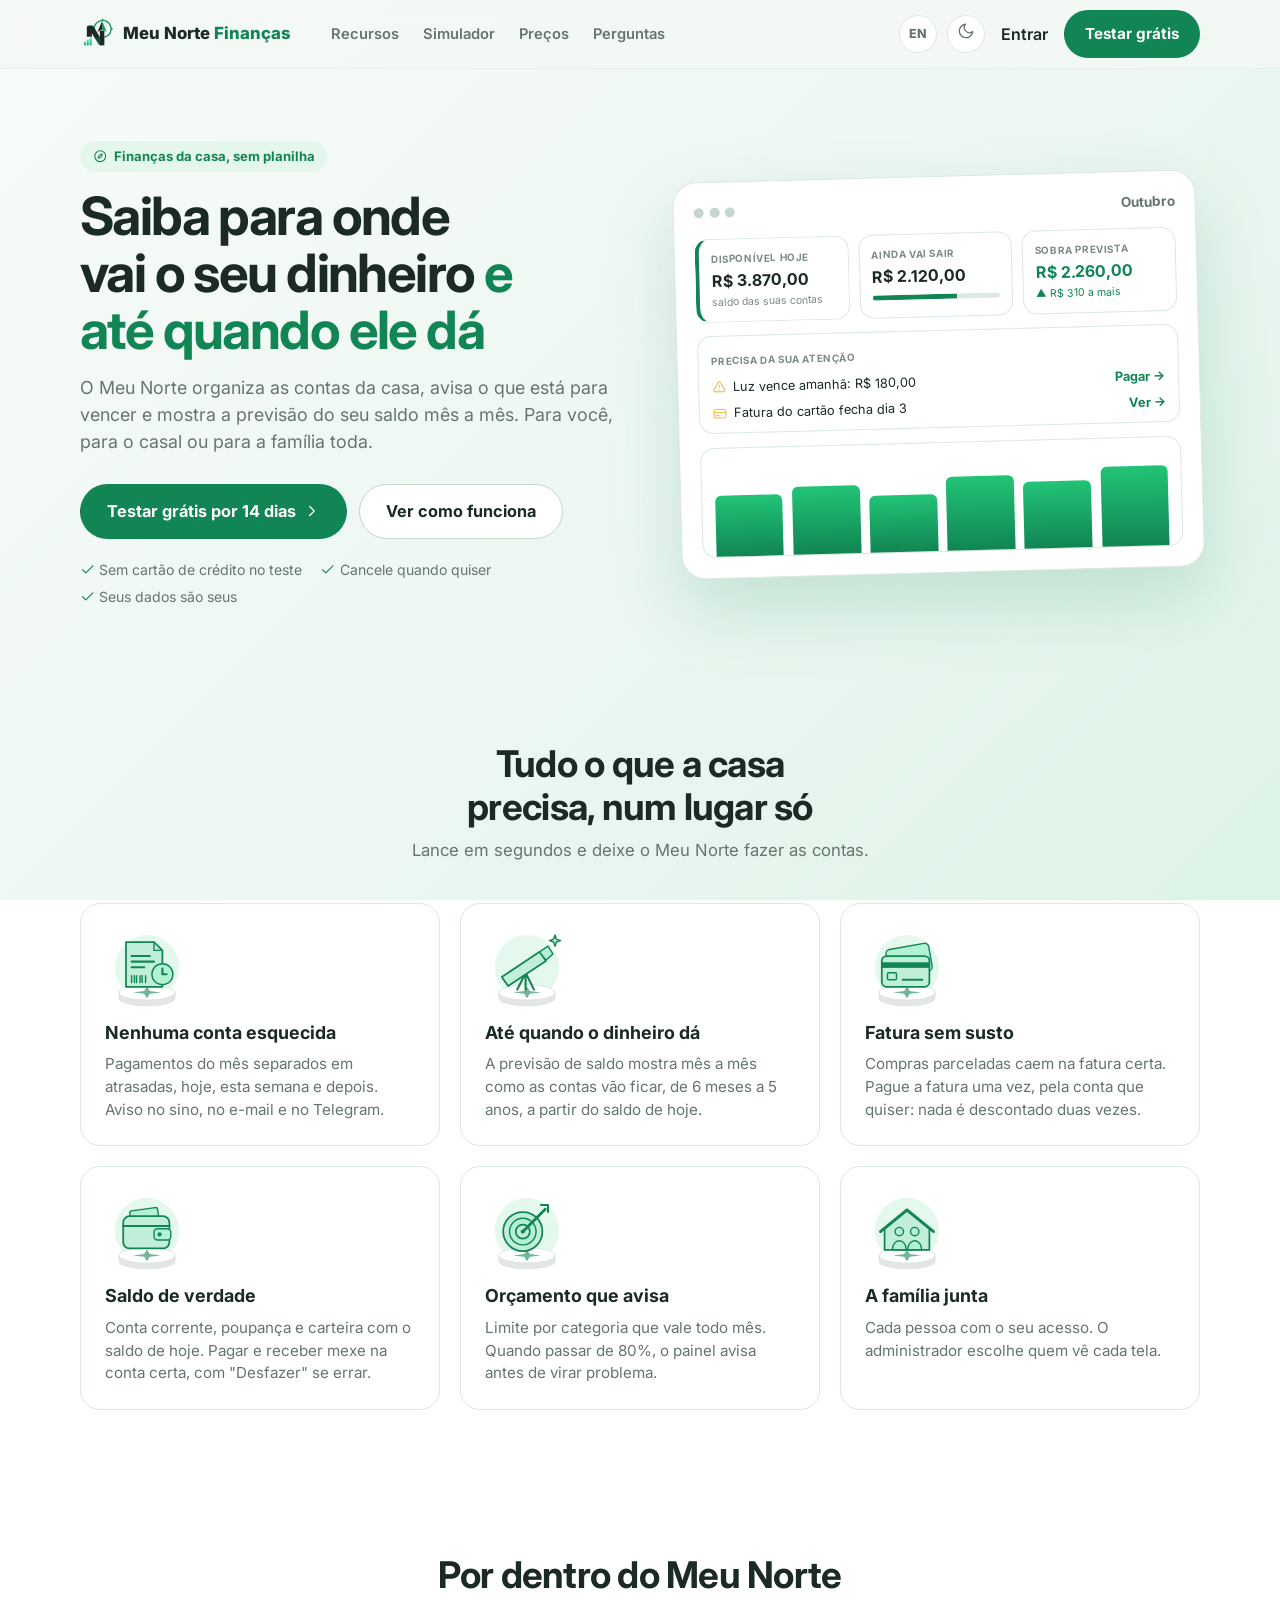
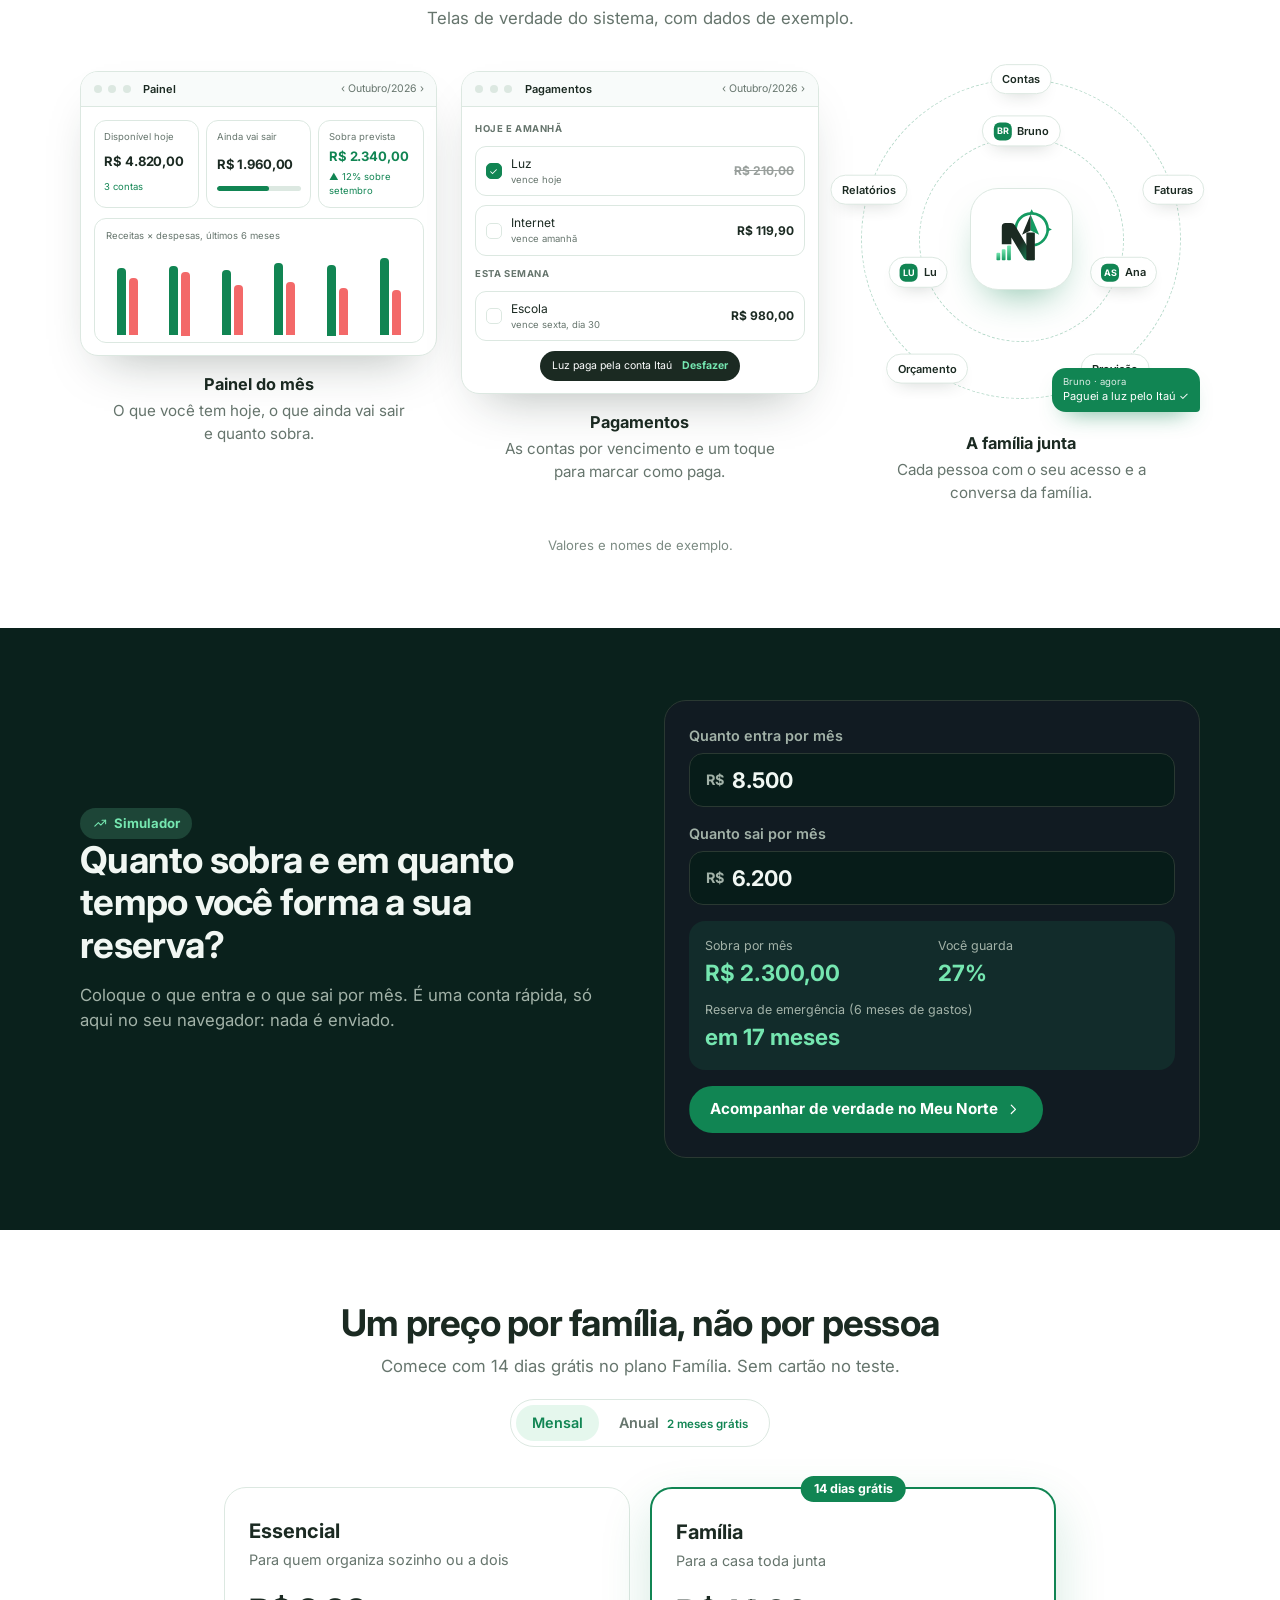
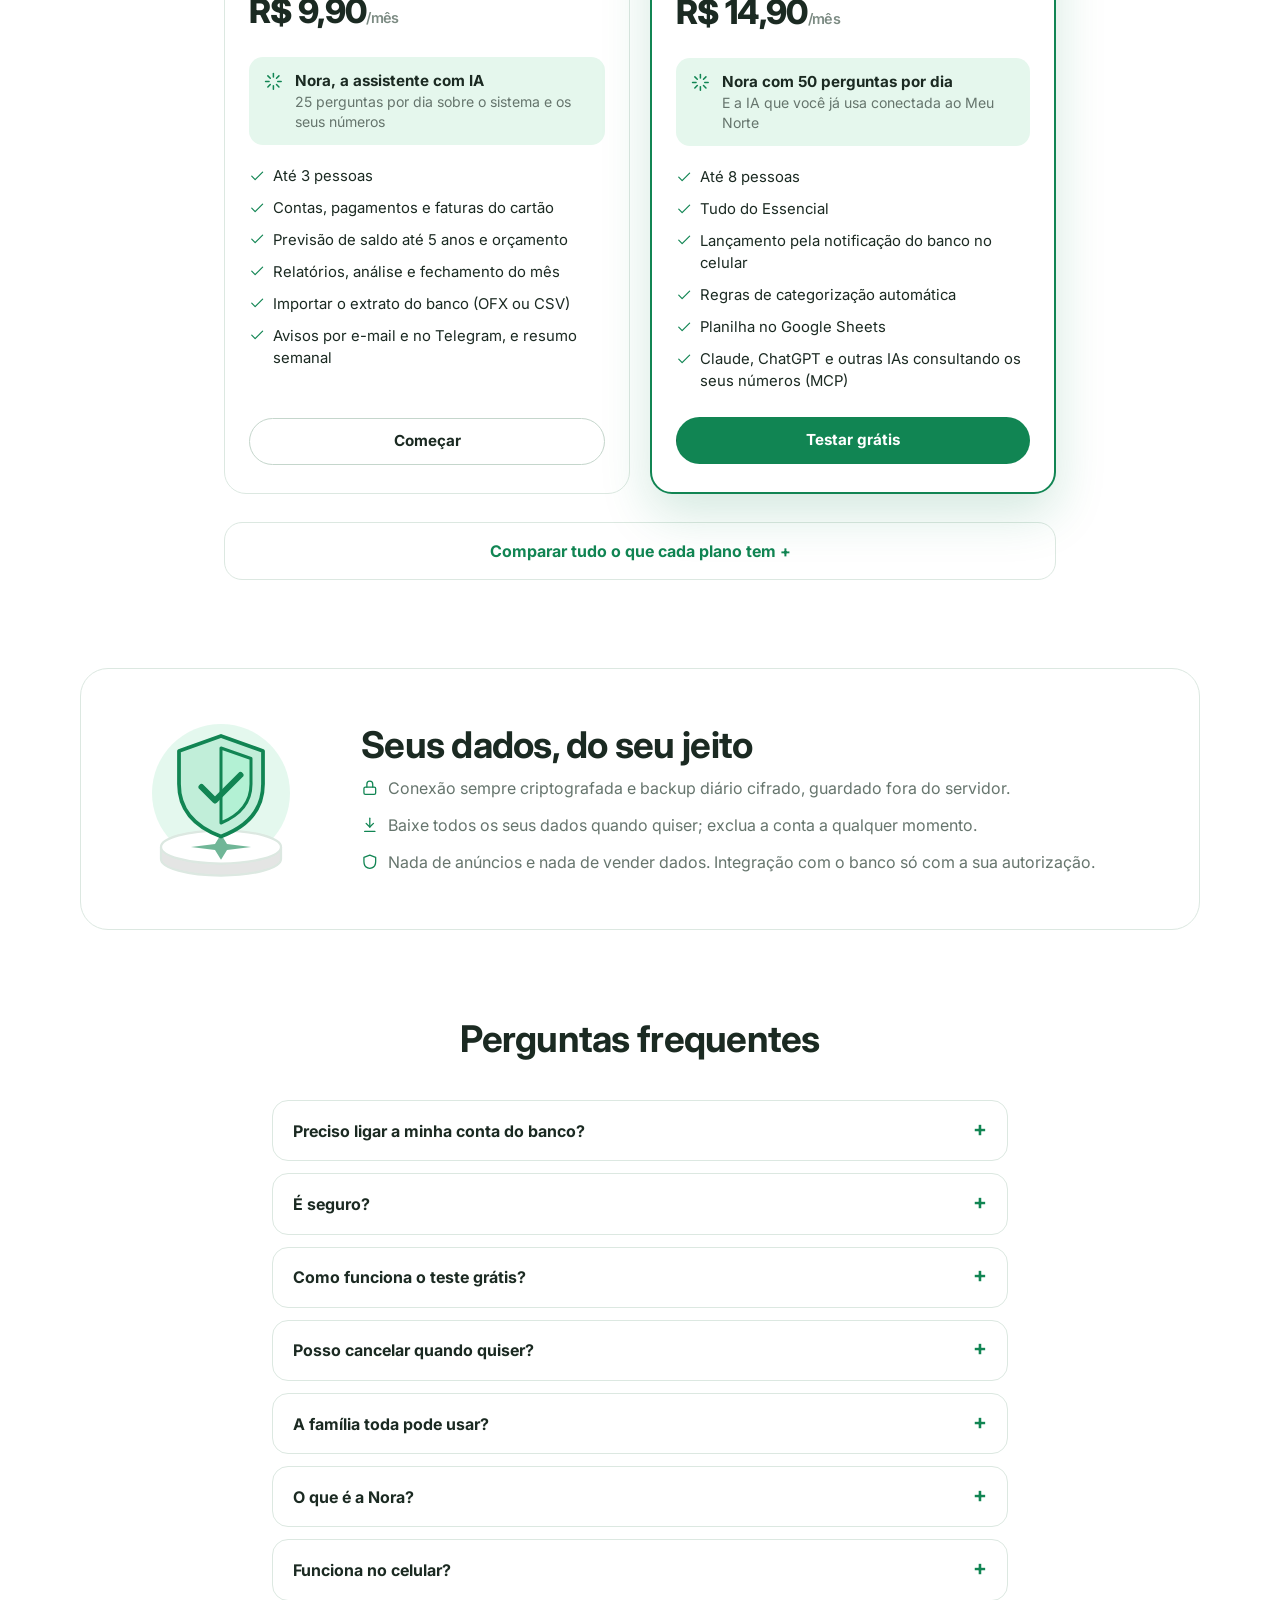
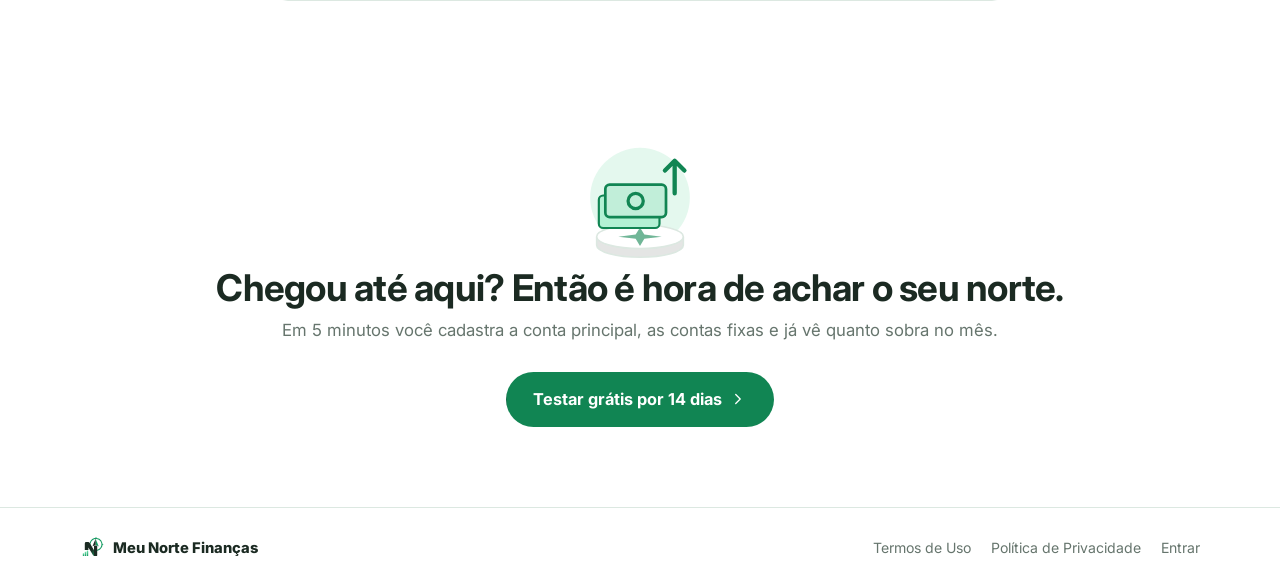
<file: index.html>
<!DOCTYPE html>
<html lang="pt-BR">
<head>
  <meta charset="UTF-8">
  <meta name="viewport" content="width=device-width, initial-scale=1.0, viewport-fit=cover">
  <title>Meu Norte Finanças — as contas da casa em ordem</title>
  <meta name="description" content="Organize as contas da casa, saiba o que vence e veja até quando o dinheiro dá. Para você, o casal ou a família toda. Teste grátis por 14 dias.">
  <link rel="canonical" href="https://meunortefinancas.com.br/">
  <link rel="alternate" hreflang="pt-BR" href="https://meunortefinancas.com.br/">
  <link rel="alternate" hreflang="en" href="https://meunortefinancas.com.br/en/">
  <meta property="og:type" content="website">
  <meta property="og:title" content="Meu Norte Finanças — as contas da casa em ordem">
  <meta property="og:description" content="Contas, vencimentos, faturas e a previsão do seu saldo num lugar só. Teste grátis por 14 dias.">
  <meta property="og:url" content="https://meunortefinancas.com.br/">
  <meta property="og:locale" content="pt_BR">
  <meta name="theme-color" content="#159B62">
  <link rel="icon" href="marca/favicon-32.png" type="image/png" sizes="32x32">
  <link rel="icon" href="marca/favicon.svg" type="image/svg+xml">
  <script src="tema.js"></script>
  <link rel="preconnect" href="https://fonts.googleapis.com">
  <link rel="preconnect" href="https://fonts.gstatic.com" crossorigin>
  <link href="https://fonts.googleapis.com/css2?family=Inter:wght@400;500;600;700;800&display=swap" rel="stylesheet">
  <link rel="stylesheet" href="tokens.css">
  <link rel="stylesheet" href="ilustracoes.css">
  <link rel="stylesheet" href="vitrine.css">
  <link rel="stylesheet" href="estilo.css">
</head>
<body>

<header class="topo">
  <div class="largura topo-conteudo">
    <a href="#inicio" class="marca">
      <img src="marca/simbolo-fundo-claro.svg" class="so-tema-claro" alt="" width="34" height="34">
      <img src="marca/simbolo-fundo-escuro.svg" class="so-tema-escuro" alt="" width="34" height="34">
      <span>Meu Norte <span class="marca-financas">Finanças</span></span>
    </a>
    <nav class="topo-links" aria-label="Seções">
      <a href="#recursos">Recursos</a>
      <a href="#simulador">Simulador</a>
      <a href="#precos">Preços</a>
      <a href="#perguntas">Perguntas</a>
    </nav>
    <div class="topo-acoes">
      <a href="en/" class="botao-redondo idioma" hreflang="en" lang="en" title="English version">EN</a>
      <button type="button" class="botao-redondo botao-tema" aria-label="Alternar tema claro e escuro" title="Tema claro ou escuro"><span class="so-tema-escuro"><svg xmlns="http://www.w3.org/2000/svg" viewBox="0 0 24 24" class="icone" fill="none" stroke="currentColor" stroke-width="1.75" stroke-linecap="round" stroke-linejoin="round" aria-hidden="true" focusable="false"><circle cx="12" cy="12" r="4"/><path d="M12 2v2"/><path d="M12 20v2"/><path d="m4.9 4.9 1.4 1.4"/><path d="m17.7 17.7 1.4 1.4"/><path d="M2 12h2"/><path d="M20 12h2"/><path d="m6.3 17.7-1.4 1.4"/><path d="m19.1 4.9-1.4 1.4"/></svg></span><span class="so-tema-claro"><svg xmlns="http://www.w3.org/2000/svg" viewBox="0 0 24 24" class="icone" fill="none" stroke="currentColor" stroke-width="1.75" stroke-linecap="round" stroke-linejoin="round" aria-hidden="true" focusable="false"><path d="M21 12.8A9 9 0 1 1 11.2 3a7 7 0 0 0 9.8 9.8z"/></svg></span></button>
      <a href="https://app.meunortefinancas.com.br/login" class="link-entrar">Entrar</a>
      <a href="https://app.meunortefinancas.com.br/register" class="botao botao-principal">Testar grátis</a>
    </div>
  </div>
</header>

<main id="inicio">

  <!-- Início: o que é, em 3 segundos -->
  <section class="inicio largura">
    <div class="inicio-texto">
      <span class="selo"><svg xmlns="http://www.w3.org/2000/svg" viewBox="0 0 24 24" class="icone" fill="none" stroke="currentColor" stroke-width="1.75" stroke-linecap="round" stroke-linejoin="round" aria-hidden="true" focusable="false"><circle cx="12" cy="12" r="9"/><path d="m15.5 8.5-2 5-5 2 2-5z"/></svg> Finanças da casa, sem planilha</span>
      <h1>Saiba para onde vai o seu dinheiro <em>e até quando ele dá</em></h1>
      <p class="inicio-sub">O Meu Norte organiza as contas da casa, avisa o que está para vencer e mostra a previsão do seu saldo mês a mês. Para você, para o casal ou para a família toda.</p>
      <div class="inicio-acoes">
        <a href="https://app.meunortefinancas.com.br/register" class="botao botao-principal botao-grande">Testar grátis por 14 dias <svg xmlns="http://www.w3.org/2000/svg" viewBox="0 0 24 24" class="icone" fill="none" stroke="currentColor" stroke-width="1.75" stroke-linecap="round" stroke-linejoin="round" aria-hidden="true" focusable="false"><path d="m9 18 6-6-6-6"/></svg></a>
        <a href="#recursos" class="botao botao-contorno botao-grande">Ver como funciona</a>
      </div>
      <p class="inicio-garantias"><span><svg xmlns="http://www.w3.org/2000/svg" viewBox="0 0 24 24" class="icone" fill="none" stroke="currentColor" stroke-width="1.75" stroke-linecap="round" stroke-linejoin="round" aria-hidden="true" focusable="false"><path d="M20 6 9 17l-5-5"/></svg> Sem cartão de crédito no teste</span><span><svg xmlns="http://www.w3.org/2000/svg" viewBox="0 0 24 24" class="icone" fill="none" stroke="currentColor" stroke-width="1.75" stroke-linecap="round" stroke-linejoin="round" aria-hidden="true" focusable="false"><path d="M20 6 9 17l-5-5"/></svg> Cancele quando quiser</span><span><svg xmlns="http://www.w3.org/2000/svg" viewBox="0 0 24 24" class="icone" fill="none" stroke="currentColor" stroke-width="1.75" stroke-linecap="round" stroke-linejoin="round" aria-hidden="true" focusable="false"><path d="M20 6 9 17l-5-5"/></svg> Seus dados são seus</span></p>
    </div>

    <div class="inicio-painel" aria-hidden="true">
      <div class="painel-falso">
        <div class="painel-falso-topo"><span></span><span></span><span></span><strong>Outubro</strong></div>
        <div class="painel-falso-cartoes">
          <div class="painel-falso-cartao destaque"><small>Disponível hoje</small><b>R$ 3.870,00</b><i>saldo das suas contas</i></div>
          <div class="painel-falso-cartao"><small>Ainda vai sair</small><b>R$ 2.120,00</b><span class="painel-falso-barra"><span></span></span></div>
          <div class="painel-falso-cartao"><small>Sobra prevista</small><b class="positivo">R$ 2.260,00</b><i class="positivo">▲ R$ 310 a mais</i></div>
        </div>
        <div class="painel-falso-atencao">
          <small>Precisa da sua atenção</small>
          <p><svg xmlns="http://www.w3.org/2000/svg" viewBox="0 0 24 24" class="icone" fill="none" stroke="currentColor" stroke-width="1.75" stroke-linecap="round" stroke-linejoin="round" aria-hidden="true" focusable="false"><path d="M10.3 4.2 2.6 17.5a2 2 0 0 0 1.7 3h15.4a2 2 0 0 0 1.7-3L13.7 4.2a2 2 0 0 0-3.4 0z"/><path d="M12 9v4"/><path d="M12 17h.01"/></svg> Luz vence amanhã: R$ 180,00 <span>Pagar →</span></p>
          <p><svg xmlns="http://www.w3.org/2000/svg" viewBox="0 0 24 24" class="icone" fill="none" stroke="currentColor" stroke-width="1.75" stroke-linecap="round" stroke-linejoin="round" aria-hidden="true" focusable="false"><rect x="2" y="5" width="20" height="14" rx="2"/><path d="M2 10h20"/><path d="M6 15h4"/></svg> Fatura do cartão fecha dia 3 <span>Ver →</span></p>
        </div>
        <div class="painel-falso-grafico"><span style="--a:62%"></span><span style="--a:70%"></span><span style="--a:58%"></span><span style="--a:76%"></span><span style="--a:68%"></span><span style="--a:82%"></span></div>
      </div>
    </div>
  </section>

  <!-- Recursos -->
  <section id="recursos" class="secao largura">
    <div class="secao-titulo">
      <h2>Tudo o que a casa precisa, num lugar só</h2>
      <p>Lance em segundos e deixe o Meu Norte fazer as contas.</p>
    </div>
    <div class="recursos">
      <article class="recurso"><svg xmlns="http://www.w3.org/2000/svg" viewBox="0 0 120 120" class="ilustracao" aria-hidden="true" focusable="false">
  <circle class="il-halo" cx="60" cy="56" r="46"/>
  <path class="il-pedestal" d="M20 92v8a40 11 0 0 0 80 0v-8"/>
  <ellipse class="il-aro" cx="60" cy="92" rx="40" ry="11"/>
  <path class="il-rosa" d="M60 83.5l4 6.5 16 2-16 2-4 6.5-4-6.5-16-2 16-2z"/>
  <path class="il-corpo" d="M30 20h40l12 12v52H30z"/>
  <path class="il-traco il-fino" d="M70 20v12h12"/>
  <path class="il-traco" d="M38 40h26M38 48h32M38 56h18"/>
  <path class="il-traco il-fino" d="M38 68v10M42 68v10M45 68v10M50 68v10M53 68v10M58 68v10"/>
  <circle class="il-claro" cx="82" cy="66" r="15"/>
  <path class="il-traco" d="M82 58v8h6"/>
</svg><h3>Nenhuma conta esquecida</h3><p>Pagamentos do mês separados em atrasadas, hoje, esta semana e depois. Aviso no sino, no e-mail e no Telegram.</p></article>
      <article class="recurso"><svg xmlns="http://www.w3.org/2000/svg" viewBox="0 0 120 120" class="ilustracao" aria-hidden="true" focusable="false">
  <circle class="il-halo" cx="60" cy="56" r="46"/>
  <path class="il-pedestal" d="M20 92v8a40 11 0 0 0 80 0v-8"/>
  <ellipse class="il-aro" cx="60" cy="92" rx="40" ry="11"/>
  <path class="il-rosa" d="M60 83.5l4 6.5 16 2-16 2-4 6.5-4-6.5-16-2 16-2z"/>
  <path class="il-traco" d="M58 64L46 88M58 64l12 24M58 64v24"/>
  <path class="il-corpo" d="M24 70l54-36 9 13-54 36z"/>
  <path class="il-claro" d="M78 34l12-8 7 11-10 9z"/>
  <path class="il-claro" d="M100 10l2 6 6 2-6 2-2 6-2-6-6-2 6-2z"/>
</svg><h3>Até quando o dinheiro dá</h3><p>A previsão de saldo mostra mês a mês como as contas vão ficar, de 6 meses a 5 anos, a partir do saldo de hoje.</p></article>
      <article class="recurso"><svg xmlns="http://www.w3.org/2000/svg" viewBox="0 0 120 120" class="ilustracao" aria-hidden="true" focusable="false">
  <circle class="il-halo" cx="60" cy="56" r="46"/>
  <path class="il-pedestal" d="M20 92v8a40 11 0 0 0 80 0v-8"/>
  <ellipse class="il-aro" cx="60" cy="92" rx="40" ry="11"/>
  <path class="il-rosa" d="M60 83.5l4 6.5 16 2-16 2-4 6.5-4-6.5-16-2 16-2z"/>
  <rect class="il-claro" x="32" y="26" width="62" height="40" rx="6" transform="rotate(-10 63 46)"/>
  <rect class="il-corpo" x="24" y="40" width="68" height="44" rx="7"/>
  <rect class="il-faixa" x="24" y="49" width="68" height="8"/>
  <rect class="il-claro" x="32" y="64" width="13" height="10" rx="2"/>
  <path class="il-traco" d="M54 74h28"/>
</svg><h3>Fatura sem susto</h3><p>Compras parceladas caem na fatura certa. Pague a fatura uma vez, pela conta que quiser: nada é descontado duas vezes.</p></article>
      <article class="recurso"><svg xmlns="http://www.w3.org/2000/svg" viewBox="0 0 120 120" class="ilustracao" aria-hidden="true" focusable="false">
  <circle class="il-halo" cx="60" cy="56" r="46"/>
  <path class="il-pedestal" d="M20 92v8a40 11 0 0 0 80 0v-8"/>
  <ellipse class="il-aro" cx="60" cy="92" rx="40" ry="11"/>
  <path class="il-rosa" d="M60 83.5l4 6.5 16 2-16 2-4 6.5-4-6.5-16-2 16-2z"/>
  <rect class="il-claro" x="36" y="26" width="40" height="16" rx="3" transform="rotate(-8 56 34)"/>
  <rect class="il-corpo" x="26" y="36" width="66" height="46" rx="9"/>
  <path class="il-traco" d="M26 50h66"/>
  <rect class="il-claro" x="70" y="54" width="24" height="16" rx="5"/>
  <circle class="il-ponto" cx="78" cy="62" r="3"/>
</svg><h3>Saldo de verdade</h3><p>Conta corrente, poupança e carteira com o saldo de hoje. Pagar e receber mexe na conta certa, com "Desfazer" se errar.</p></article>
      <article class="recurso"><svg xmlns="http://www.w3.org/2000/svg" viewBox="0 0 120 120" class="ilustracao" aria-hidden="true" focusable="false">
  <circle class="il-halo" cx="60" cy="56" r="46"/>
  <path class="il-pedestal" d="M20 92v8a40 11 0 0 0 80 0v-8"/>
  <ellipse class="il-aro" cx="60" cy="92" rx="40" ry="11"/>
  <path class="il-rosa" d="M60 83.5l4 6.5 16 2-16 2-4 6.5-4-6.5-16-2 16-2z"/>
  <circle class="il-corpo" cx="54" cy="58" r="28"/>
  <circle class="il-claro" cx="54" cy="58" r="19"/>
  <circle class="il-corpo" cx="54" cy="58" r="10"/>
  <circle class="il-ponto" cx="54" cy="58" r="3"/>
  <path class="il-traco il-grosso" d="M56 56l30-30"/>
  <path class="il-traco" d="M80 20h10v10"/>
</svg><h3>Orçamento que avisa</h3><p>Limite por categoria que vale todo mês. Quando passar de 80%, o painel avisa antes de virar problema.</p></article>
      <article class="recurso"><svg xmlns="http://www.w3.org/2000/svg" viewBox="0 0 120 120" class="ilustracao" aria-hidden="true" focusable="false">
  <circle class="il-halo" cx="60" cy="56" r="46"/>
  <path class="il-pedestal" d="M20 92v8a40 11 0 0 0 80 0v-8"/>
  <ellipse class="il-aro" cx="60" cy="92" rx="40" ry="11"/>
  <path class="il-rosa" d="M60 83.5l4 6.5 16 2-16 2-4 6.5-4-6.5-16-2 16-2z"/>
  <path class="il-corpo" d="M28 54l32-26 32 26v30H28z"/>
  <path class="il-traco il-grosso" d="M22 58l38-31 38 31"/>
  <circle class="il-claro" cx="49" cy="58" r="6"/>
  <circle class="il-claro" cx="71" cy="58" r="6"/>
  <path class="il-claro" d="M39 84a10 13 0 0 1 20 0zM61 84a10 13 0 0 1 20 0z"/>
</svg><h3>A família junta</h3><p>Cada pessoa com o seu acesso. O administrador escolhe quem vê cada tela.</p></article>
    </div>
  </section>

  <!-- Por dentro -->
  <section id="por-dentro" class="secao largura por-dentro">
    <div class="secao-titulo">
      <h2>Por dentro do Meu Norte</h2>
      <p>Telas de verdade do sistema, com dados de exemplo.</p>
    </div>
    <div class="por-dentro-telas">
      <figure class="por-dentro-tela" data-anima>
        <div class="telinha" aria-hidden="true">
          <div class="telinha-topo"><i></i><i></i><i></i><strong>Painel</strong><span>‹ Outubro/2026 ›</span></div>
          <div class="telinha-corpo">
            <div class="telinha-cartoes">
              <div class="telinha-cartao"><small>Disponível hoje</small><b>R$ 4.820,00</b><em>3 contas</em></div>
              <div class="telinha-cartao"><small>Ainda vai sair</small><b>R$ 1.960,00</b><div class="telinha-barra"><span></span></div></div>
              <div class="telinha-cartao sobra"><small>Sobra prevista</small><b>R$ 2.340,00</b><em>▲ 12% sobre setembro</em></div>
            </div>
            <div class="telinha-grafico">
              <small>Receitas × despesas, últimos 6 meses</small>
              <div class="telinha-colunas">
                <div class="telinha-mes"><i style="height:78%"></i><i style="height:66%"></i></div>
                <div class="telinha-mes"><i style="height:80%"></i><i style="height:74%"></i></div>
                <div class="telinha-mes"><i style="height:76%"></i><i style="height:58%"></i></div>
                <div class="telinha-mes"><i style="height:84%"></i><i style="height:62%"></i></div>
                <div class="telinha-mes"><i style="height:82%"></i><i style="height:55%"></i></div>
                <div class="telinha-mes"><i style="height:90%"></i><i style="height:52%"></i></div>
              </div>
            </div>
          </div>
        </div>
        <figcaption><strong>Painel do mês</strong>O que você tem hoje, o que ainda vai sair e quanto sobra.</figcaption>
      </figure>
      <figure class="por-dentro-tela" data-anima>
        <div class="telinha" aria-hidden="true">
          <div class="telinha-topo"><i></i><i></i><i></i><strong>Pagamentos</strong><span>‹ Outubro/2026 ›</span></div>
          <div class="telinha-corpo">
            <div class="telinha-grupo">Hoje e amanhã</div>
            <div class="telinha-linha paga"><span class="telinha-check">✓</span><div>Luz<small>vence hoje</small></div><b>R$ 210,00</b></div>
            <div class="telinha-linha"><span class="telinha-check"></span><div>Internet<small>vence amanhã</small></div><b>R$ 119,90</b></div>
            <div class="telinha-grupo">Esta semana</div>
            <div class="telinha-linha"><span class="telinha-check"></span><div>Escola<small>vence sexta, dia 30</small></div><b>R$ 980,00</b></div>
            <span class="telinha-aviso">Luz paga pela conta Itaú <u>Desfazer</u></span>
          </div>
        </div>
        <figcaption><strong>Pagamentos</strong>As contas por vencimento e um toque para marcar como paga.</figcaption>
      </figure>
      <figure class="por-dentro-tela" data-anima>
        <div class="orbita" aria-hidden="true">
          <div class="orbita-anel"></div>
          <div class="orbita-anel dentro"></div>
          <div class="orbita-giro">
            <div class="orbita-item" style="--a:-90deg"><span>Contas</span></div>
            <div class="orbita-item" style="--a:-18deg"><span>Faturas</span></div>
            <div class="orbita-item" style="--a:54deg"><span>Previsão</span></div>
            <div class="orbita-item" style="--a:126deg"><span>Orçamento</span></div>
            <div class="orbita-item" style="--a:198deg"><span>Relatórios</span></div>
          </div>
          <div class="orbita-giro dentro">
            <div class="orbita-item" style="--a:18deg"><span><i>AS</i>Ana</span></div>
            <div class="orbita-item" style="--a:162deg"><span><i>LU</i>Lu</span></div>
            <div class="orbita-item" style="--a:270deg"><span><i>BR</i>Bruno</span></div>
          </div>
          <div class="orbita-centro"><img src="marca/simbolo-fundo-escuro.svg" class="so-tema-escuro" alt=""><img src="marca/simbolo-fundo-claro.svg" class="so-tema-claro" alt=""></div>
          <div class="orbita-balao"><small>Bruno · agora</small>Paguei a luz pelo Itaú ✓</div>
        </div>
        <figcaption><strong>A família junta</strong>Cada pessoa com o seu acesso e a conversa da família.</figcaption>
      </figure>
    </div>
    <p class="por-dentro-nota">Valores e nomes de exemplo.</p>
  </section>

  <!-- Simulador -->
  <section id="simulador" class="faixa-escura">
    <div class="largura simulador">
      <div class="simulador-texto">
        <span class="selo selo-claro"><svg xmlns="http://www.w3.org/2000/svg" viewBox="0 0 24 24" class="icone" fill="none" stroke="currentColor" stroke-width="1.75" stroke-linecap="round" stroke-linejoin="round" aria-hidden="true" focusable="false"><path d="m3 17 6-6 4 4 8-8"/><path d="M15 7h6v6"/></svg> Simulador</span>
        <h2>Quanto sobra e em quanto tempo você forma a sua reserva?</h2>
        <p>Coloque o que entra e o que sai por mês. É uma conta rápida, só aqui no seu navegador: nada é enviado.</p>
      </div>
      <form class="simulador-cartao" id="simulador-form" novalidate>
        <label>Quanto entra por mês
          <span class="campo-dinheiro"><span>R$</span><input type="text" inputmode="decimal" id="sim-entra" value="8.500"></span>
        </label>
        <label>Quanto sai por mês
          <span class="campo-dinheiro"><span>R$</span><input type="text" inputmode="decimal" id="sim-sai" value="6.200"></span>
        </label>
        <div class="simulador-resultado" aria-live="polite">
          <div><small>Sobra por mês</small><strong id="sim-sobra">R$ 2.300,00</strong></div>
          <div><small>Você guarda</small><strong id="sim-taxa">27%</strong></div>
          <div class="simulador-reserva"><small>Reserva de emergência (6 meses de gastos)</small><strong id="sim-reserva">em 17 meses</strong></div>
        </div>
        <a href="https://app.meunortefinancas.com.br/register" class="botao botao-principal">Acompanhar de verdade no Meu Norte <svg xmlns="http://www.w3.org/2000/svg" viewBox="0 0 24 24" class="icone" fill="none" stroke="currentColor" stroke-width="1.75" stroke-linecap="round" stroke-linejoin="round" aria-hidden="true" focusable="false"><path d="m9 18 6-6-6-6"/></svg></a>
      </form>
    </div>
  </section>

  <!-- Preços -->
  <section id="precos" class="secao largura">
    <div class="secao-titulo">
      <h2>Um preço por família, não por pessoa</h2>
      <p>Comece com 14 dias grátis no plano Família. Sem cartão no teste.</p>
      <div class="alternar-periodo" role="group" aria-label="Período">
        <button type="button" class="ativo" data-periodo="mensal">Mensal</button>
        <button type="button" data-periodo="anual">Anual <span>2 meses grátis</span></button>
      </div>
    </div>
    <div class="planos">
      <article class="plano">
        <h3>Essencial</h3>
        <p class="plano-para">Para quem organiza sozinho ou a dois</p>
        <p class="plano-preco"><span class="preco-mensal">R$ 9,90<small>/mês</small></span><span class="preco-anual">R$ 99<small>/ano</small></span></p>
        <div class="plano-nora"><svg xmlns="http://www.w3.org/2000/svg" viewBox="0 0 24 24" class="icone" fill="none" stroke="currentColor" stroke-width="1.75" stroke-linecap="round" stroke-linejoin="round" aria-hidden="true" focusable="false"><path d="M12 3v4"/><path d="M12 17v4"/><path d="M3 12h4"/><path d="M17 12h4"/><path d="m5.6 5.6 2.8 2.8"/><path d="m15.6 15.6 2.8 2.8"/><path d="m5.6 18.4 2.8-2.8"/><path d="m15.6 8.4 2.8-2.8"/></svg><p><strong>Nora, a assistente com IA</strong>25 perguntas por dia sobre o sistema e os seus números</p></div>
        <ul>
          <li><svg xmlns="http://www.w3.org/2000/svg" viewBox="0 0 24 24" class="icone" fill="none" stroke="currentColor" stroke-width="1.75" stroke-linecap="round" stroke-linejoin="round" aria-hidden="true" focusable="false"><path d="M20 6 9 17l-5-5"/></svg> Até 3 pessoas</li>
          <li><svg xmlns="http://www.w3.org/2000/svg" viewBox="0 0 24 24" class="icone" fill="none" stroke="currentColor" stroke-width="1.75" stroke-linecap="round" stroke-linejoin="round" aria-hidden="true" focusable="false"><path d="M20 6 9 17l-5-5"/></svg> Contas, pagamentos e faturas do cartão</li>
          <li><svg xmlns="http://www.w3.org/2000/svg" viewBox="0 0 24 24" class="icone" fill="none" stroke="currentColor" stroke-width="1.75" stroke-linecap="round" stroke-linejoin="round" aria-hidden="true" focusable="false"><path d="M20 6 9 17l-5-5"/></svg> Previsão de saldo até 5 anos e orçamento</li>
          <li><svg xmlns="http://www.w3.org/2000/svg" viewBox="0 0 24 24" class="icone" fill="none" stroke="currentColor" stroke-width="1.75" stroke-linecap="round" stroke-linejoin="round" aria-hidden="true" focusable="false"><path d="M20 6 9 17l-5-5"/></svg> Relatórios, análise e fechamento do mês</li>
          <li><svg xmlns="http://www.w3.org/2000/svg" viewBox="0 0 24 24" class="icone" fill="none" stroke="currentColor" stroke-width="1.75" stroke-linecap="round" stroke-linejoin="round" aria-hidden="true" focusable="false"><path d="M20 6 9 17l-5-5"/></svg> Importar o extrato do banco (OFX ou CSV)</li>
          <li><svg xmlns="http://www.w3.org/2000/svg" viewBox="0 0 24 24" class="icone" fill="none" stroke="currentColor" stroke-width="1.75" stroke-linecap="round" stroke-linejoin="round" aria-hidden="true" focusable="false"><path d="M20 6 9 17l-5-5"/></svg> Avisos por e-mail e no Telegram, e resumo semanal</li>
        </ul>
        <a href="https://app.meunortefinancas.com.br/register" class="botao botao-contorno">Começar</a>
      </article>
      <article class="plano plano-destaque">
        <span class="plano-etiqueta">14 dias grátis</span>
        <h3>Família</h3>
        <p class="plano-para">Para a casa toda junta</p>
        <p class="plano-preco"><span class="preco-mensal">R$ 14,90<small>/mês</small></span><span class="preco-anual">R$ 149<small>/ano</small></span></p>
        <div class="plano-nora"><svg xmlns="http://www.w3.org/2000/svg" viewBox="0 0 24 24" class="icone" fill="none" stroke="currentColor" stroke-width="1.75" stroke-linecap="round" stroke-linejoin="round" aria-hidden="true" focusable="false"><path d="M12 3v4"/><path d="M12 17v4"/><path d="M3 12h4"/><path d="M17 12h4"/><path d="m5.6 5.6 2.8 2.8"/><path d="m15.6 15.6 2.8 2.8"/><path d="m5.6 18.4 2.8-2.8"/><path d="m15.6 8.4 2.8-2.8"/></svg><p><strong>Nora com 50 perguntas por dia</strong>E a IA que você já usa conectada ao Meu Norte</p></div>
        <ul>
          <li><svg xmlns="http://www.w3.org/2000/svg" viewBox="0 0 24 24" class="icone" fill="none" stroke="currentColor" stroke-width="1.75" stroke-linecap="round" stroke-linejoin="round" aria-hidden="true" focusable="false"><path d="M20 6 9 17l-5-5"/></svg> Até 8 pessoas</li>
          <li><svg xmlns="http://www.w3.org/2000/svg" viewBox="0 0 24 24" class="icone" fill="none" stroke="currentColor" stroke-width="1.75" stroke-linecap="round" stroke-linejoin="round" aria-hidden="true" focusable="false"><path d="M20 6 9 17l-5-5"/></svg> Tudo do Essencial</li>
          <li><svg xmlns="http://www.w3.org/2000/svg" viewBox="0 0 24 24" class="icone" fill="none" stroke="currentColor" stroke-width="1.75" stroke-linecap="round" stroke-linejoin="round" aria-hidden="true" focusable="false"><path d="M20 6 9 17l-5-5"/></svg> Lançamento pela notificação do banco no celular</li>
          <li><svg xmlns="http://www.w3.org/2000/svg" viewBox="0 0 24 24" class="icone" fill="none" stroke="currentColor" stroke-width="1.75" stroke-linecap="round" stroke-linejoin="round" aria-hidden="true" focusable="false"><path d="M20 6 9 17l-5-5"/></svg> Regras de categorização automática</li>
          <li><svg xmlns="http://www.w3.org/2000/svg" viewBox="0 0 24 24" class="icone" fill="none" stroke="currentColor" stroke-width="1.75" stroke-linecap="round" stroke-linejoin="round" aria-hidden="true" focusable="false"><path d="M20 6 9 17l-5-5"/></svg> Planilha no Google Sheets</li>
          <li><svg xmlns="http://www.w3.org/2000/svg" viewBox="0 0 24 24" class="icone" fill="none" stroke="currentColor" stroke-width="1.75" stroke-linecap="round" stroke-linejoin="round" aria-hidden="true" focusable="false"><path d="M20 6 9 17l-5-5"/></svg> Claude, ChatGPT e outras IAs consultando os seus números (MCP)</li>
        </ul>
        <a href="https://app.meunortefinancas.com.br/register" class="botao botao-principal">Testar grátis</a>
      </article>
    </div>
    <details class="comparar-planos">
      <summary>Comparar tudo o que cada plano tem</summary>
      <div class="tabela-rolavel">
        <table>
          <thead><tr><th scope="col"><span class="sr-only">Recurso</span></th><th scope="col">Essencial</th><th scope="col">Família</th></tr></thead>
          <tbody>
            <tr class="grupo"><th scope="rowgroup" colspan="3">Organização</th></tr>
            <tr><th scope="row">Contas, pagamentos e faturas do cartão</th><td><svg xmlns="http://www.w3.org/2000/svg" viewBox="0 0 24 24" class="icone" fill="none" stroke="currentColor" stroke-width="1.75" stroke-linecap="round" stroke-linejoin="round" aria-hidden="true" focusable="false"><path d="M20 6 9 17l-5-5"/></svg><span class="sr-only">sim</span></td><td><svg xmlns="http://www.w3.org/2000/svg" viewBox="0 0 24 24" class="icone" fill="none" stroke="currentColor" stroke-width="1.75" stroke-linecap="round" stroke-linejoin="round" aria-hidden="true" focusable="false"><path d="M20 6 9 17l-5-5"/></svg><span class="sr-only">sim</span></td></tr>
            <tr><th scope="row">Previsão de saldo até 5 anos</th><td><svg xmlns="http://www.w3.org/2000/svg" viewBox="0 0 24 24" class="icone" fill="none" stroke="currentColor" stroke-width="1.75" stroke-linecap="round" stroke-linejoin="round" aria-hidden="true" focusable="false"><path d="M20 6 9 17l-5-5"/></svg><span class="sr-only">sim</span></td><td><svg xmlns="http://www.w3.org/2000/svg" viewBox="0 0 24 24" class="icone" fill="none" stroke="currentColor" stroke-width="1.75" stroke-linecap="round" stroke-linejoin="round" aria-hidden="true" focusable="false"><path d="M20 6 9 17l-5-5"/></svg><span class="sr-only">sim</span></td></tr>
            <tr><th scope="row">Orçamento por categoria</th><td><svg xmlns="http://www.w3.org/2000/svg" viewBox="0 0 24 24" class="icone" fill="none" stroke="currentColor" stroke-width="1.75" stroke-linecap="round" stroke-linejoin="round" aria-hidden="true" focusable="false"><path d="M20 6 9 17l-5-5"/></svg><span class="sr-only">sim</span></td><td><svg xmlns="http://www.w3.org/2000/svg" viewBox="0 0 24 24" class="icone" fill="none" stroke="currentColor" stroke-width="1.75" stroke-linecap="round" stroke-linejoin="round" aria-hidden="true" focusable="false"><path d="M20 6 9 17l-5-5"/></svg><span class="sr-only">sim</span></td></tr>
            <tr><th scope="row">Relatórios, análise e fechamento do mês</th><td><svg xmlns="http://www.w3.org/2000/svg" viewBox="0 0 24 24" class="icone" fill="none" stroke="currentColor" stroke-width="1.75" stroke-linecap="round" stroke-linejoin="round" aria-hidden="true" focusable="false"><path d="M20 6 9 17l-5-5"/></svg><span class="sr-only">sim</span></td><td><svg xmlns="http://www.w3.org/2000/svg" viewBox="0 0 24 24" class="icone" fill="none" stroke="currentColor" stroke-width="1.75" stroke-linecap="round" stroke-linejoin="round" aria-hidden="true" focusable="false"><path d="M20 6 9 17l-5-5"/></svg><span class="sr-only">sim</span></td></tr>
            <tr><th scope="row">Investimentos, reserva e empréstimos</th><td><svg xmlns="http://www.w3.org/2000/svg" viewBox="0 0 24 24" class="icone" fill="none" stroke="currentColor" stroke-width="1.75" stroke-linecap="round" stroke-linejoin="round" aria-hidden="true" focusable="false"><path d="M20 6 9 17l-5-5"/></svg><span class="sr-only">sim</span></td><td><svg xmlns="http://www.w3.org/2000/svg" viewBox="0 0 24 24" class="icone" fill="none" stroke="currentColor" stroke-width="1.75" stroke-linecap="round" stroke-linejoin="round" aria-hidden="true" focusable="false"><path d="M20 6 9 17l-5-5"/></svg><span class="sr-only">sim</span></td></tr>
            <tr><th scope="row">Importar o extrato do banco (OFX ou CSV)</th><td><svg xmlns="http://www.w3.org/2000/svg" viewBox="0 0 24 24" class="icone" fill="none" stroke="currentColor" stroke-width="1.75" stroke-linecap="round" stroke-linejoin="round" aria-hidden="true" focusable="false"><path d="M20 6 9 17l-5-5"/></svg><span class="sr-only">sim</span></td><td><svg xmlns="http://www.w3.org/2000/svg" viewBox="0 0 24 24" class="icone" fill="none" stroke="currentColor" stroke-width="1.75" stroke-linecap="round" stroke-linejoin="round" aria-hidden="true" focusable="false"><path d="M20 6 9 17l-5-5"/></svg><span class="sr-only">sim</span></td></tr>
            <tr class="grupo"><th scope="rowgroup" colspan="3">Família</th></tr>
            <tr><th scope="row">Pessoas</th><td>até 3</td><td>até 8</td></tr>
            <tr><th scope="row">Cada pessoa com o seu login e as telas que pode ver</th><td><svg xmlns="http://www.w3.org/2000/svg" viewBox="0 0 24 24" class="icone" fill="none" stroke="currentColor" stroke-width="1.75" stroke-linecap="round" stroke-linejoin="round" aria-hidden="true" focusable="false"><path d="M20 6 9 17l-5-5"/></svg><span class="sr-only">sim</span></td><td><svg xmlns="http://www.w3.org/2000/svg" viewBox="0 0 24 24" class="icone" fill="none" stroke="currentColor" stroke-width="1.75" stroke-linecap="round" stroke-linejoin="round" aria-hidden="true" focusable="false"><path d="M20 6 9 17l-5-5"/></svg><span class="sr-only">sim</span></td></tr>
            <tr><th scope="row">Conversa da família</th><td><svg xmlns="http://www.w3.org/2000/svg" viewBox="0 0 24 24" class="icone" fill="none" stroke="currentColor" stroke-width="1.75" stroke-linecap="round" stroke-linejoin="round" aria-hidden="true" focusable="false"><path d="M20 6 9 17l-5-5"/></svg><span class="sr-only">sim</span></td><td><svg xmlns="http://www.w3.org/2000/svg" viewBox="0 0 24 24" class="icone" fill="none" stroke="currentColor" stroke-width="1.75" stroke-linecap="round" stroke-linejoin="round" aria-hidden="true" focusable="false"><path d="M20 6 9 17l-5-5"/></svg><span class="sr-only">sim</span></td></tr>
            <tr><th scope="row">Gastos de outras pessoas e quanto cada uma deve</th><td><svg xmlns="http://www.w3.org/2000/svg" viewBox="0 0 24 24" class="icone" fill="none" stroke="currentColor" stroke-width="1.75" stroke-linecap="round" stroke-linejoin="round" aria-hidden="true" focusable="false"><path d="M20 6 9 17l-5-5"/></svg><span class="sr-only">sim</span></td><td><svg xmlns="http://www.w3.org/2000/svg" viewBox="0 0 24 24" class="icone" fill="none" stroke="currentColor" stroke-width="1.75" stroke-linecap="round" stroke-linejoin="round" aria-hidden="true" focusable="false"><path d="M20 6 9 17l-5-5"/></svg><span class="sr-only">sim</span></td></tr>
            <tr class="grupo"><th scope="rowgroup" colspan="3">Avisos</th></tr>
            <tr><th scope="row">Avisos de vencimento por e-mail</th><td><svg xmlns="http://www.w3.org/2000/svg" viewBox="0 0 24 24" class="icone" fill="none" stroke="currentColor" stroke-width="1.75" stroke-linecap="round" stroke-linejoin="round" aria-hidden="true" focusable="false"><path d="M20 6 9 17l-5-5"/></svg><span class="sr-only">sim</span></td><td><svg xmlns="http://www.w3.org/2000/svg" viewBox="0 0 24 24" class="icone" fill="none" stroke="currentColor" stroke-width="1.75" stroke-linecap="round" stroke-linejoin="round" aria-hidden="true" focusable="false"><path d="M20 6 9 17l-5-5"/></svg><span class="sr-only">sim</span></td></tr>
            <tr><th scope="row">Avisos no Telegram</th><td><svg xmlns="http://www.w3.org/2000/svg" viewBox="0 0 24 24" class="icone" fill="none" stroke="currentColor" stroke-width="1.75" stroke-linecap="round" stroke-linejoin="round" aria-hidden="true" focusable="false"><path d="M20 6 9 17l-5-5"/></svg><span class="sr-only">sim</span></td><td><svg xmlns="http://www.w3.org/2000/svg" viewBox="0 0 24 24" class="icone" fill="none" stroke="currentColor" stroke-width="1.75" stroke-linecap="round" stroke-linejoin="round" aria-hidden="true" focusable="false"><path d="M20 6 9 17l-5-5"/></svg><span class="sr-only">sim</span></td></tr>
            <tr><th scope="row">Resumo semanal e lembrete de lançar</th><td><svg xmlns="http://www.w3.org/2000/svg" viewBox="0 0 24 24" class="icone" fill="none" stroke="currentColor" stroke-width="1.75" stroke-linecap="round" stroke-linejoin="round" aria-hidden="true" focusable="false"><path d="M20 6 9 17l-5-5"/></svg><span class="sr-only">sim</span></td><td><svg xmlns="http://www.w3.org/2000/svg" viewBox="0 0 24 24" class="icone" fill="none" stroke="currentColor" stroke-width="1.75" stroke-linecap="round" stroke-linejoin="round" aria-hidden="true" focusable="false"><path d="M20 6 9 17l-5-5"/></svg><span class="sr-only">sim</span></td></tr>
            <tr class="grupo"><th scope="rowgroup" colspan="3">Nora, a assistente com IA</th></tr>
            <tr><th scope="row">Perguntas por dia</th><td>25</td><td>50</td></tr>
            <tr><th scope="row">Tira dúvidas de como usar o sistema</th><td><svg xmlns="http://www.w3.org/2000/svg" viewBox="0 0 24 24" class="icone" fill="none" stroke="currentColor" stroke-width="1.75" stroke-linecap="round" stroke-linejoin="round" aria-hidden="true" focusable="false"><path d="M20 6 9 17l-5-5"/></svg><span class="sr-only">sim</span></td><td><svg xmlns="http://www.w3.org/2000/svg" viewBox="0 0 24 24" class="icone" fill="none" stroke="currentColor" stroke-width="1.75" stroke-linecap="round" stroke-linejoin="round" aria-hidden="true" focusable="false"><path d="M20 6 9 17l-5-5"/></svg><span class="sr-only">sim</span></td></tr>
            <tr><th scope="row">Responde sobre os seus números</th><td><svg xmlns="http://www.w3.org/2000/svg" viewBox="0 0 24 24" class="icone" fill="none" stroke="currentColor" stroke-width="1.75" stroke-linecap="round" stroke-linejoin="round" aria-hidden="true" focusable="false"><path d="M20 6 9 17l-5-5"/></svg><span class="sr-only">sim</span></td><td><svg xmlns="http://www.w3.org/2000/svg" viewBox="0 0 24 24" class="icone" fill="none" stroke="currentColor" stroke-width="1.75" stroke-linecap="round" stroke-linejoin="round" aria-hidden="true" focusable="false"><path d="M20 6 9 17l-5-5"/></svg><span class="sr-only">sim</span></td></tr>
            <tr><th scope="row">Prepara lançamentos para você confirmar</th><td><svg xmlns="http://www.w3.org/2000/svg" viewBox="0 0 24 24" class="icone" fill="none" stroke="currentColor" stroke-width="1.75" stroke-linecap="round" stroke-linejoin="round" aria-hidden="true" focusable="false"><path d="M20 6 9 17l-5-5"/></svg><span class="sr-only">sim</span></td><td><svg xmlns="http://www.w3.org/2000/svg" viewBox="0 0 24 24" class="icone" fill="none" stroke="currentColor" stroke-width="1.75" stroke-linecap="round" stroke-linejoin="round" aria-hidden="true" focusable="false"><path d="M20 6 9 17l-5-5"/></svg><span class="sr-only">sim</span></td></tr>
            <tr><th scope="row">A sua IA conectada ao Meu Norte (MCP)</th><td class="nao"><span aria-hidden="true">—</span><span class="sr-only">não</span></td><td><svg xmlns="http://www.w3.org/2000/svg" viewBox="0 0 24 24" class="icone" fill="none" stroke="currentColor" stroke-width="1.75" stroke-linecap="round" stroke-linejoin="round" aria-hidden="true" focusable="false"><path d="M20 6 9 17l-5-5"/></svg><span class="sr-only">sim</span></td></tr>
            <tr class="grupo"><th scope="rowgroup" colspan="3">Automação</th></tr>
            <tr><th scope="row">Lançamento pela notificação do banco no celular</th><td class="nao"><span aria-hidden="true">—</span><span class="sr-only">não</span></td><td><svg xmlns="http://www.w3.org/2000/svg" viewBox="0 0 24 24" class="icone" fill="none" stroke="currentColor" stroke-width="1.75" stroke-linecap="round" stroke-linejoin="round" aria-hidden="true" focusable="false"><path d="M20 6 9 17l-5-5"/></svg><span class="sr-only">sim</span></td></tr>
            <tr><th scope="row">Regras de categorização automática</th><td class="nao"><span aria-hidden="true">—</span><span class="sr-only">não</span></td><td><svg xmlns="http://www.w3.org/2000/svg" viewBox="0 0 24 24" class="icone" fill="none" stroke="currentColor" stroke-width="1.75" stroke-linecap="round" stroke-linejoin="round" aria-hidden="true" focusable="false"><path d="M20 6 9 17l-5-5"/></svg><span class="sr-only">sim</span></td></tr>
            <tr><th scope="row">Planilha no Google Sheets</th><td class="nao"><span aria-hidden="true">—</span><span class="sr-only">não</span></td><td><svg xmlns="http://www.w3.org/2000/svg" viewBox="0 0 24 24" class="icone" fill="none" stroke="currentColor" stroke-width="1.75" stroke-linecap="round" stroke-linejoin="round" aria-hidden="true" focusable="false"><path d="M20 6 9 17l-5-5"/></svg><span class="sr-only">sim</span></td></tr>
            <tr class="grupo"><th scope="rowgroup" colspan="3">Seus dados</th></tr>
            <tr><th scope="row">Baixar tudo (planilha e arquivo completo)</th><td><svg xmlns="http://www.w3.org/2000/svg" viewBox="0 0 24 24" class="icone" fill="none" stroke="currentColor" stroke-width="1.75" stroke-linecap="round" stroke-linejoin="round" aria-hidden="true" focusable="false"><path d="M20 6 9 17l-5-5"/></svg><span class="sr-only">sim</span></td><td><svg xmlns="http://www.w3.org/2000/svg" viewBox="0 0 24 24" class="icone" fill="none" stroke="currentColor" stroke-width="1.75" stroke-linecap="round" stroke-linejoin="round" aria-hidden="true" focusable="false"><path d="M20 6 9 17l-5-5"/></svg><span class="sr-only">sim</span></td></tr>
          </tbody>
        </table>
      </div>
    </details>
  </section>

  <!-- Segurança -->
  <section class="secao largura seguranca">
    <svg xmlns="http://www.w3.org/2000/svg" viewBox="0 0 120 120" class="ilustracao" aria-hidden="true" focusable="false">
  <circle class="il-halo" cx="60" cy="56" r="46"/>
  <path class="il-pedestal" d="M20 92v8a40 11 0 0 0 80 0v-8"/>
  <ellipse class="il-aro" cx="60" cy="92" rx="40" ry="11"/>
  <path class="il-rosa" d="M60 83.5l4 6.5 16 2-16 2-4 6.5-4-6.5-16-2 16-2z"/>
  <path class="il-corpo" d="M60 18l28 10v22c0 18-12 29-28 35-16-6-28-17-28-35V28z"/>
  <path class="il-claro" d="M60 26l20 7v17c0 13-8 21-20 26z"/>
  <path class="il-traco il-grosso" d="M47 52l9 9 17-17"/>
</svg>
    <div>
      <h2>Seus dados, do seu jeito</h2>
      <ul>
        <li><svg xmlns="http://www.w3.org/2000/svg" viewBox="0 0 24 24" class="icone" fill="none" stroke="currentColor" stroke-width="1.75" stroke-linecap="round" stroke-linejoin="round" aria-hidden="true" focusable="false"><rect x="4" y="11" width="16" height="10" rx="2"/><path d="M8 11V7a4 4 0 0 1 8 0v4"/></svg> Conexão sempre criptografada e backup diário cifrado, guardado fora do servidor.</li>
        <li><svg xmlns="http://www.w3.org/2000/svg" viewBox="0 0 24 24" class="icone" fill="none" stroke="currentColor" stroke-width="1.75" stroke-linecap="round" stroke-linejoin="round" aria-hidden="true" focusable="false"><path d="M12 3v12"/><path d="m7 10 5 5 5-5"/><path d="M5 21h14"/></svg> Baixe todos os seus dados quando quiser; exclua a conta a qualquer momento.</li>
        <li><svg xmlns="http://www.w3.org/2000/svg" viewBox="0 0 24 24" class="icone" fill="none" stroke="currentColor" stroke-width="1.75" stroke-linecap="round" stroke-linejoin="round" aria-hidden="true" focusable="false"><path d="M12 3 4 6v6c0 5 3.4 8.4 8 9 4.6-.6 8-4 8-9V6z"/></svg> Nada de anúncios e nada de vender dados. Integração com o banco só com a sua autorização.</li>
      </ul>
    </div>
  </section>

  <!-- Perguntas -->
  <section id="perguntas" class="secao largura">
    <div class="secao-titulo">
      <h2>Perguntas frequentes</h2>
    </div>
    <div class="perguntas">
      <details><summary>Preciso ligar a minha conta do banco?</summary><p>Não. Você pode lançar tudo à mão, em segundos. Se quiser automático, o plano Família lê a notificação do banco no celular, e você também pode importar o extrato (OFX ou CSV) do seu banco.</p></details>
      <details><summary>É seguro?</summary><p>A conexão é criptografada, o banco de dados tem backup diário cifrado e ninguém da equipe vê os seus valores. Você baixa ou apaga os seus dados quando quiser, como manda a LGPD.</p></details>
      <details><summary>Como funciona o teste grátis?</summary><p>São 14 dias no plano Família, sem cartão. No fim, você escolhe um plano. Se não escolher, nada é apagado: você continua vendo e baixando tudo, só não lança coisas novas.</p></details>
      <details><summary>Posso cancelar quando quiser?</summary><p>Sim, direto no app, sem falar com ninguém. O plano vale até o fim do período pago, e os seus dados continuam disponíveis para baixar.</p></details>
      <details><summary>A família toda pode usar?</summary><p>Sim. O preço é por família: cada pessoa entra com o seu login, e o administrador escolhe quem vê cada tela.</p></details>
      <details><summary>O que é a Nora?</summary><p>É a assistente com IA do Meu Norte. Ela tira dúvidas de como usar o sistema, responde sobre os seus números ("quanto vai sobrar este mês?") e prepara lançamentos para você conferir e confirmar. Ela nunca grava nada sozinha. No Essencial são 25 perguntas por dia; no Família, 50. Antes do primeiro uso, você aceita mandar as perguntas a um provedor de IA.</p></details>
      <details><summary>Funciona no celular?</summary><p>Funciona no navegador do celular, com atalhos no rodapé para lançar, pagar e ver a previsão. Dá para adicionar à tela inicial como um app.</p></details>
    </div>
  </section>

  <!-- Fechamento -->
  <section class="fechamento largura">
    <svg xmlns="http://www.w3.org/2000/svg" viewBox="0 0 120 120" class="ilustracao" aria-hidden="true" focusable="false">
  <circle class="il-halo" cx="60" cy="56" r="46"/>
  <path class="il-pedestal" d="M20 92v8a40 11 0 0 0 80 0v-8"/>
  <ellipse class="il-aro" cx="60" cy="92" rx="40" ry="11"/>
  <path class="il-rosa" d="M60 83.5l4 6.5 16 2-16 2-4 6.5-4-6.5-16-2 16-2z"/>
  <rect class="il-claro" x="22" y="54" width="56" height="30" rx="4"/>
  <rect class="il-corpo" x="28" y="44" width="56" height="30" rx="4"/>
  <circle class="il-traco" cx="56" cy="59" r="7"/>
  <path class="il-traco il-grosso" d="M92 52V22M83 31l9-9 9 9"/>
</svg>
    <h2>Chegou até aqui? Então é hora de achar o seu norte.</h2>
    <p>Em 5 minutos você cadastra a conta principal, as contas fixas e já vê quanto sobra no mês.</p>
    <a href="https://app.meunortefinancas.com.br/register" class="botao botao-principal botao-grande">Testar grátis por 14 dias <svg xmlns="http://www.w3.org/2000/svg" viewBox="0 0 24 24" class="icone" fill="none" stroke="currentColor" stroke-width="1.75" stroke-linecap="round" stroke-linejoin="round" aria-hidden="true" focusable="false"><path d="m9 18 6-6-6-6"/></svg></a>
  </section>
</main>

<footer class="rodape">
  <div class="largura rodape-conteudo">
    <span class="marca marca-pequena"><img src="marca/simbolo-fundo-claro.svg" class="so-tema-claro" alt="" width="24" height="24"><img src="marca/simbolo-fundo-escuro.svg" class="so-tema-escuro" alt="" width="24" height="24"> Meu Norte Finanças</span>
    <nav aria-label="Links do rodapé">
      <a href="https://app.meunortefinancas.com.br/termos">Termos de Uso</a>
      <a href="https://app.meunortefinancas.com.br/privacidade">Política de Privacidade</a>
      <a href="https://app.meunortefinancas.com.br/login">Entrar</a>
    </nav>
  </div>
</footer>

<script src="site.js"></script>
</body>
</html>
</file>
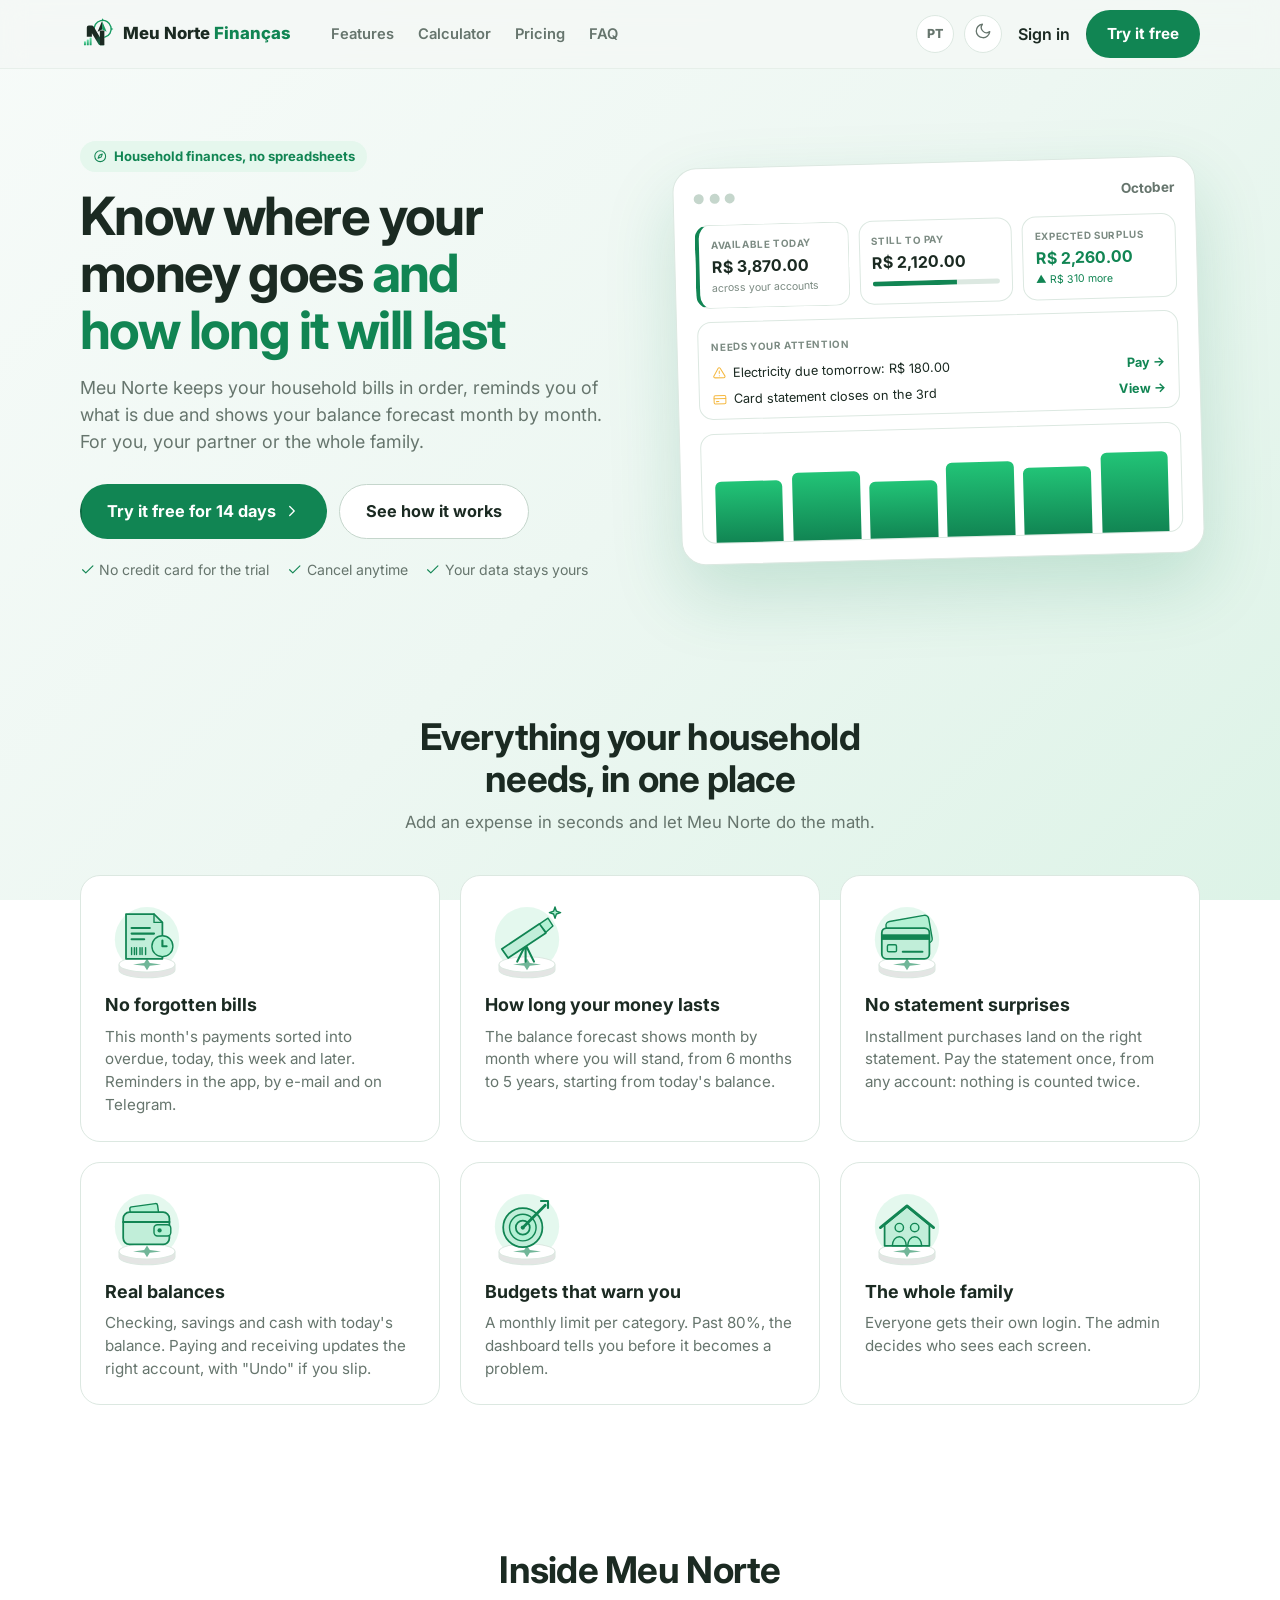
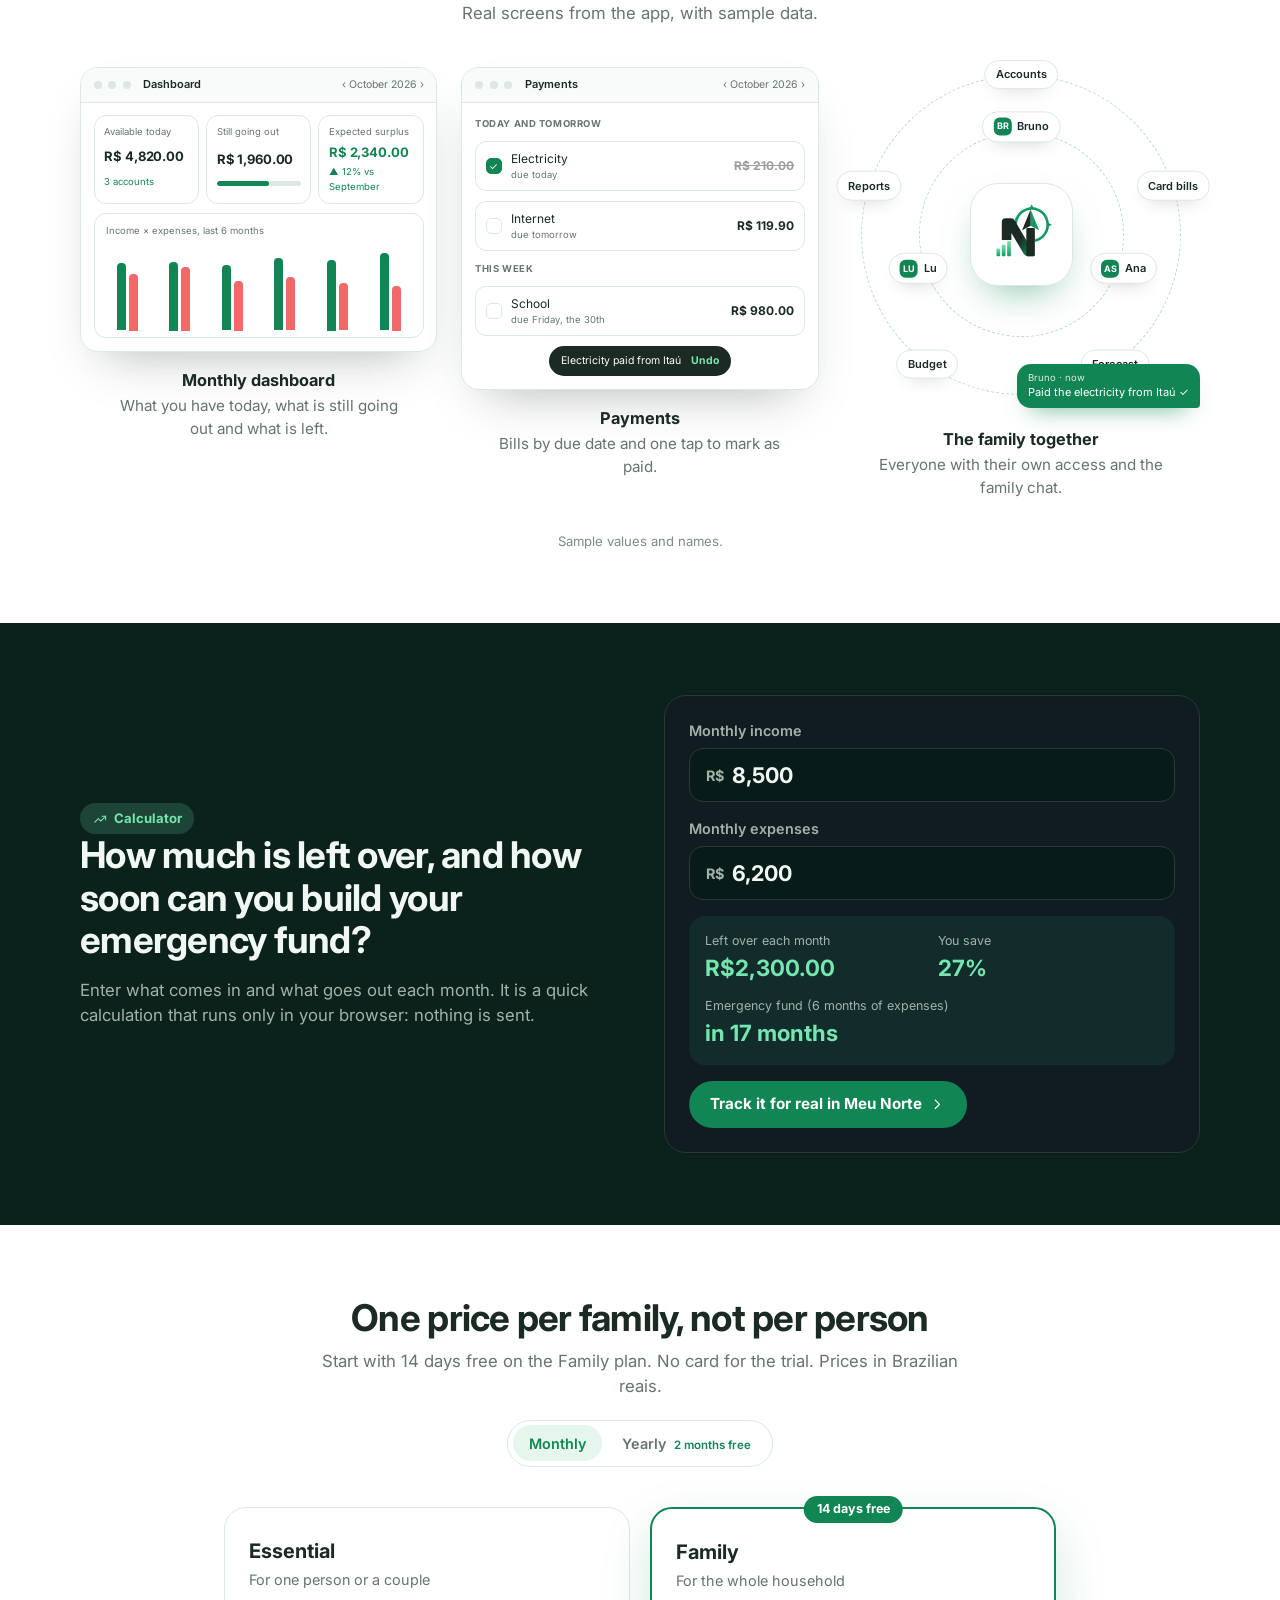
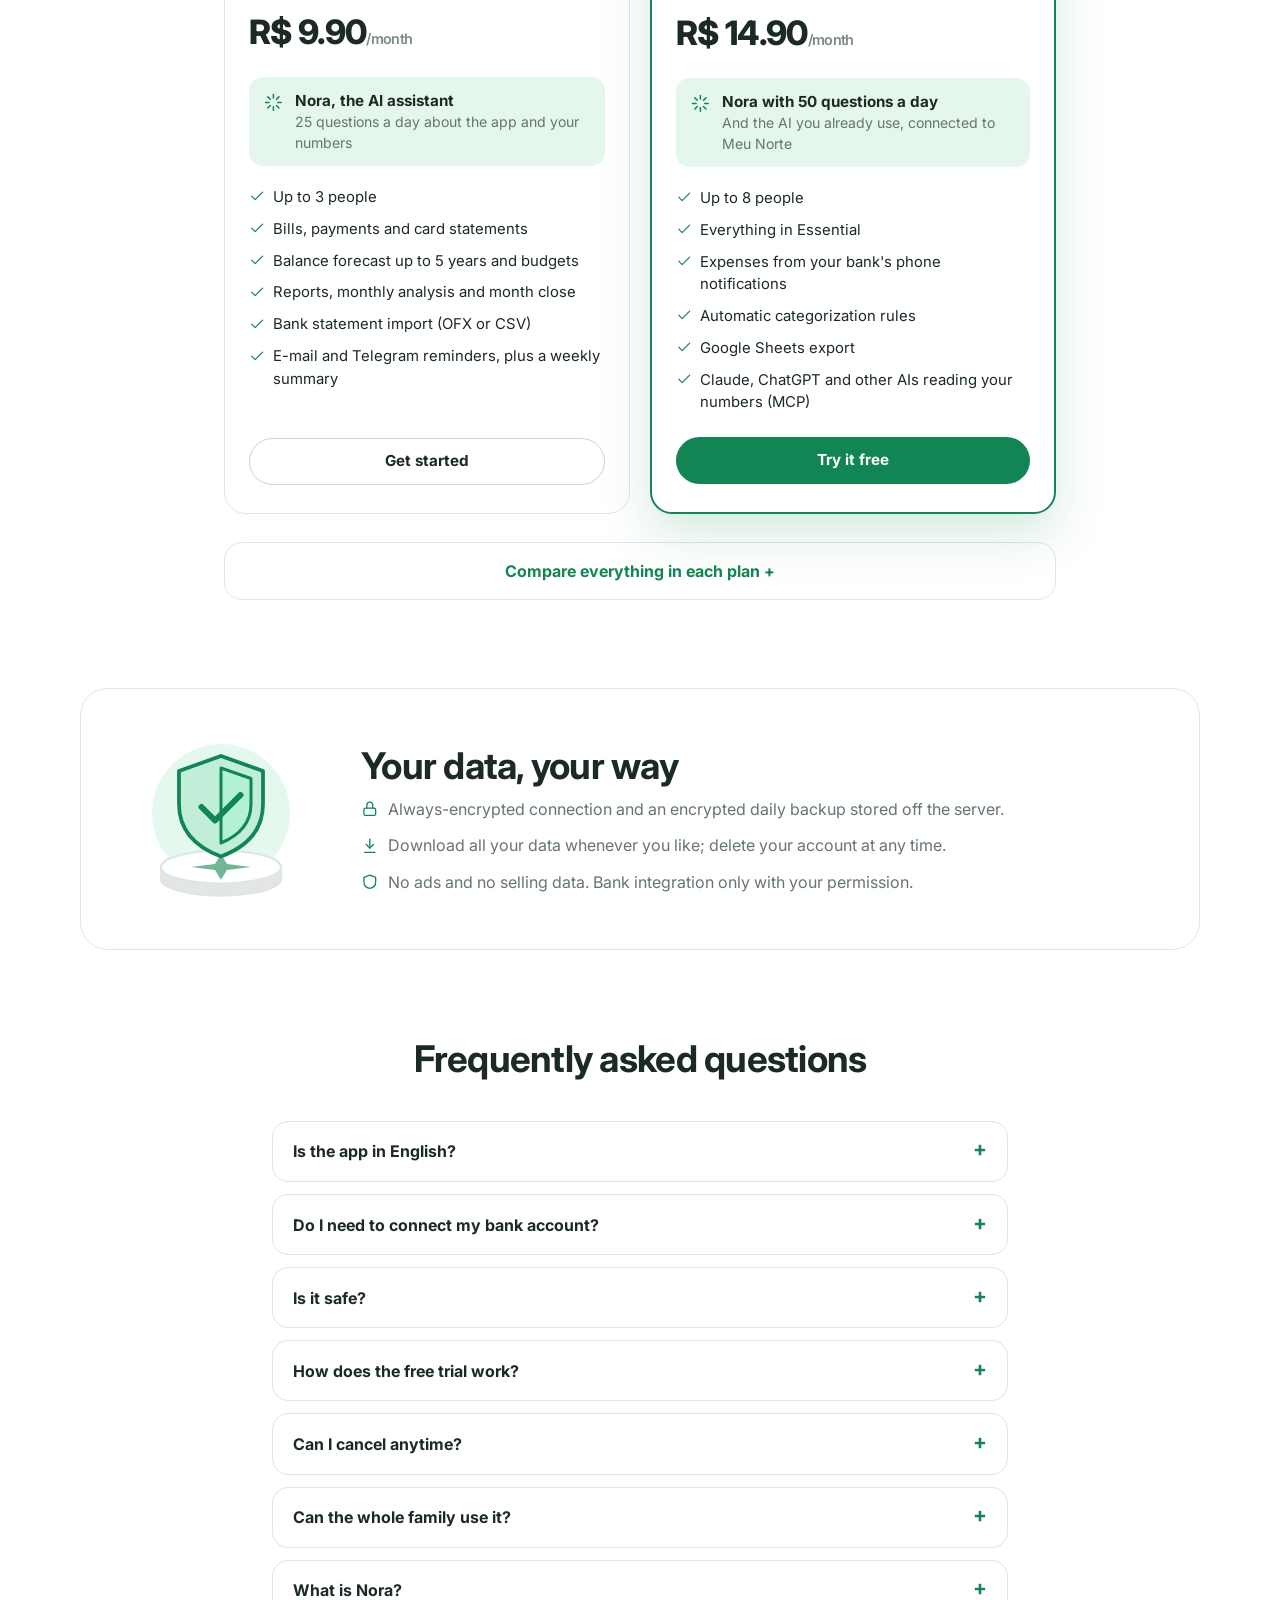
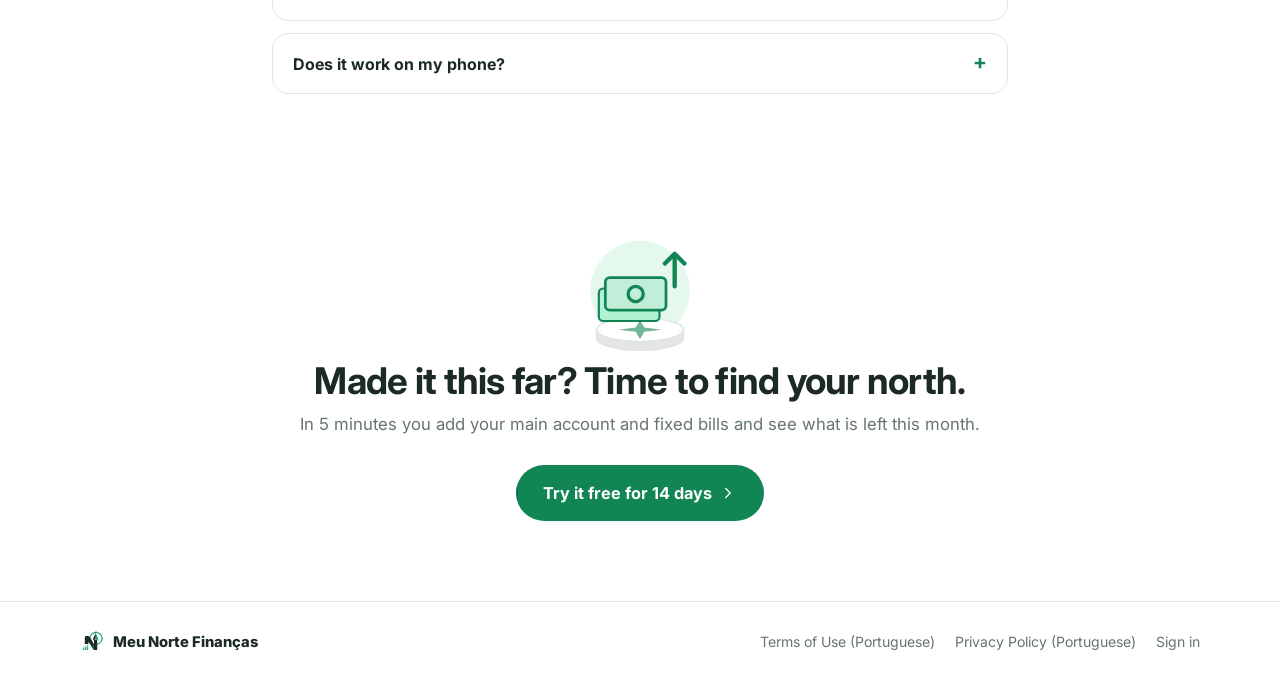
<file: en/index.html>
<!DOCTYPE html>
<html lang="en">
<head>
  <meta charset="UTF-8">
  <meta name="viewport" content="width=device-width, initial-scale=1.0, viewport-fit=cover">
  <title>Meu Norte Finanças — your household money, in order</title>
  <meta name="description" content="Keep track of household bills, know what is due and see how long your money will last. For you, your partner or the whole family. Free for 14 days.">
  <link rel="canonical" href="https://meunortefinancas.com.br/en/">
  <link rel="alternate" hreflang="pt-BR" href="https://meunortefinancas.com.br/">
  <link rel="alternate" hreflang="en" href="https://meunortefinancas.com.br/en/">
  <meta property="og:type" content="website">
  <meta property="og:title" content="Meu Norte Finanças — your household money, in order">
  <meta property="og:description" content="Bills, due dates, credit card statements and your balance forecast in one place. Free for 14 days.">
  <meta property="og:url" content="https://meunortefinancas.com.br/en/">
  <meta property="og:locale" content="en_US">
  <meta name="theme-color" content="#159B62">
  <link rel="icon" href="../marca/favicon-32.png" type="image/png" sizes="32x32">
  <link rel="icon" href="../marca/favicon.svg" type="image/svg+xml">
  <script src="../tema.js"></script>
  <link rel="preconnect" href="https://fonts.googleapis.com">
  <link rel="preconnect" href="https://fonts.gstatic.com" crossorigin>
  <link href="https://fonts.googleapis.com/css2?family=Inter:wght@400;500;600;700;800&display=swap" rel="stylesheet">
  <link rel="stylesheet" href="../tokens.css">
  <link rel="stylesheet" href="../ilustracoes.css">
  <link rel="stylesheet" href="../vitrine.css">
  <link rel="stylesheet" href="../estilo.css">
</head>
<body>

<header class="topo">
  <div class="largura topo-conteudo">
    <a href="#inicio" class="marca">
      <img src="../marca/simbolo-fundo-claro.svg" class="so-tema-claro" alt="" width="34" height="34">
      <img src="../marca/simbolo-fundo-escuro.svg" class="so-tema-escuro" alt="" width="34" height="34">
      <span>Meu Norte <span class="marca-financas">Finanças</span></span>
    </a>
    <nav class="topo-links" aria-label="Sections">
      <a href="#recursos">Features</a>
      <a href="#simulador">Calculator</a>
      <a href="#precos">Pricing</a>
      <a href="#perguntas">FAQ</a>
    </nav>
    <div class="topo-acoes">
      <a href="../" class="botao-redondo idioma" hreflang="pt-BR" lang="pt-BR" title="Versão em português">PT</a>
      <button type="button" class="botao-redondo botao-tema" aria-label="Switch between light and dark theme" title="Light or dark theme"><span class="so-tema-escuro"><svg xmlns="http://www.w3.org/2000/svg" viewBox="0 0 24 24" class="icone" fill="none" stroke="currentColor" stroke-width="1.75" stroke-linecap="round" stroke-linejoin="round" aria-hidden="true" focusable="false"><circle cx="12" cy="12" r="4"/><path d="M12 2v2"/><path d="M12 20v2"/><path d="m4.9 4.9 1.4 1.4"/><path d="m17.7 17.7 1.4 1.4"/><path d="M2 12h2"/><path d="M20 12h2"/><path d="m6.3 17.7-1.4 1.4"/><path d="m19.1 4.9-1.4 1.4"/></svg></span><span class="so-tema-claro"><svg xmlns="http://www.w3.org/2000/svg" viewBox="0 0 24 24" class="icone" fill="none" stroke="currentColor" stroke-width="1.75" stroke-linecap="round" stroke-linejoin="round" aria-hidden="true" focusable="false"><path d="M21 12.8A9 9 0 1 1 11.2 3a7 7 0 0 0 9.8 9.8z"/></svg></span></button>
      <a href="https://app.meunortefinancas.com.br/login" class="link-entrar">Sign in</a>
      <a href="https://app.meunortefinancas.com.br/register" class="botao botao-principal">Try it free</a>
    </div>
  </div>
</header>

<main id="inicio">

  <section class="inicio largura">
    <div class="inicio-texto">
      <span class="selo"><svg xmlns="http://www.w3.org/2000/svg" viewBox="0 0 24 24" class="icone" fill="none" stroke="currentColor" stroke-width="1.75" stroke-linecap="round" stroke-linejoin="round" aria-hidden="true" focusable="false"><circle cx="12" cy="12" r="9"/><path d="m15.5 8.5-2 5-5 2 2-5z"/></svg> Household finances, no spreadsheets</span>
      <h1>Know where your money goes <em>and how long it will last</em></h1>
      <p class="inicio-sub">Meu Norte keeps your household bills in order, reminds you of what is due and shows your balance forecast month by month. For you, your partner or the whole family.</p>
      <div class="inicio-acoes">
        <a href="https://app.meunortefinancas.com.br/register" class="botao botao-principal botao-grande">Try it free for 14 days <svg xmlns="http://www.w3.org/2000/svg" viewBox="0 0 24 24" class="icone" fill="none" stroke="currentColor" stroke-width="1.75" stroke-linecap="round" stroke-linejoin="round" aria-hidden="true" focusable="false"><path d="m9 18 6-6-6-6"/></svg></a>
        <a href="#recursos" class="botao botao-contorno botao-grande">See how it works</a>
      </div>
      <p class="inicio-garantias"><span><svg xmlns="http://www.w3.org/2000/svg" viewBox="0 0 24 24" class="icone" fill="none" stroke="currentColor" stroke-width="1.75" stroke-linecap="round" stroke-linejoin="round" aria-hidden="true" focusable="false"><path d="M20 6 9 17l-5-5"/></svg> No credit card for the trial</span><span><svg xmlns="http://www.w3.org/2000/svg" viewBox="0 0 24 24" class="icone" fill="none" stroke="currentColor" stroke-width="1.75" stroke-linecap="round" stroke-linejoin="round" aria-hidden="true" focusable="false"><path d="M20 6 9 17l-5-5"/></svg> Cancel anytime</span><span><svg xmlns="http://www.w3.org/2000/svg" viewBox="0 0 24 24" class="icone" fill="none" stroke="currentColor" stroke-width="1.75" stroke-linecap="round" stroke-linejoin="round" aria-hidden="true" focusable="false"><path d="M20 6 9 17l-5-5"/></svg> Your data stays yours</span></p>
    </div>

    <div class="inicio-painel" aria-hidden="true">
      <div class="painel-falso">
        <div class="painel-falso-topo"><span></span><span></span><span></span><strong>October</strong></div>
        <div class="painel-falso-cartoes">
          <div class="painel-falso-cartao destaque"><small>Available today</small><b>R$ 3,870.00</b><i>across your accounts</i></div>
          <div class="painel-falso-cartao"><small>Still to pay</small><b>R$ 2,120.00</b><span class="painel-falso-barra"><span></span></span></div>
          <div class="painel-falso-cartao"><small>Expected surplus</small><b class="positivo">R$ 2,260.00</b><i class="positivo">▲ R$ 310 more</i></div>
        </div>
        <div class="painel-falso-atencao">
          <small>Needs your attention</small>
          <p><svg xmlns="http://www.w3.org/2000/svg" viewBox="0 0 24 24" class="icone" fill="none" stroke="currentColor" stroke-width="1.75" stroke-linecap="round" stroke-linejoin="round" aria-hidden="true" focusable="false"><path d="M10.3 4.2 2.6 17.5a2 2 0 0 0 1.7 3h15.4a2 2 0 0 0 1.7-3L13.7 4.2a2 2 0 0 0-3.4 0z"/><path d="M12 9v4"/><path d="M12 17h.01"/></svg> Electricity due tomorrow: R$ 180.00 <span>Pay →</span></p>
          <p><svg xmlns="http://www.w3.org/2000/svg" viewBox="0 0 24 24" class="icone" fill="none" stroke="currentColor" stroke-width="1.75" stroke-linecap="round" stroke-linejoin="round" aria-hidden="true" focusable="false"><rect x="2" y="5" width="20" height="14" rx="2"/><path d="M2 10h20"/><path d="M6 15h4"/></svg> Card statement closes on the 3rd <span>View →</span></p>
        </div>
        <div class="painel-falso-grafico"><span style="--a:62%"></span><span style="--a:70%"></span><span style="--a:58%"></span><span style="--a:76%"></span><span style="--a:68%"></span><span style="--a:82%"></span></div>
      </div>
    </div>
  </section>

  <section id="recursos" class="secao largura">
    <div class="secao-titulo">
      <h2>Everything your household needs, in one place</h2>
      <p>Add an expense in seconds and let Meu Norte do the math.</p>
    </div>
    <div class="recursos">
      <article class="recurso"><svg xmlns="http://www.w3.org/2000/svg" viewBox="0 0 120 120" class="ilustracao" aria-hidden="true" focusable="false">
  <circle class="il-halo" cx="60" cy="56" r="46"/>
  <path class="il-pedestal" d="M20 92v8a40 11 0 0 0 80 0v-8"/>
  <ellipse class="il-aro" cx="60" cy="92" rx="40" ry="11"/>
  <path class="il-rosa" d="M60 83.5l4 6.5 16 2-16 2-4 6.5-4-6.5-16-2 16-2z"/>
  <path class="il-corpo" d="M30 20h40l12 12v52H30z"/>
  <path class="il-traco il-fino" d="M70 20v12h12"/>
  <path class="il-traco" d="M38 40h26M38 48h32M38 56h18"/>
  <path class="il-traco il-fino" d="M38 68v10M42 68v10M45 68v10M50 68v10M53 68v10M58 68v10"/>
  <circle class="il-claro" cx="82" cy="66" r="15"/>
  <path class="il-traco" d="M82 58v8h6"/>
</svg><h3>No forgotten bills</h3><p>This month's payments sorted into overdue, today, this week and later. Reminders in the app, by e-mail and on Telegram.</p></article>
      <article class="recurso"><svg xmlns="http://www.w3.org/2000/svg" viewBox="0 0 120 120" class="ilustracao" aria-hidden="true" focusable="false">
  <circle class="il-halo" cx="60" cy="56" r="46"/>
  <path class="il-pedestal" d="M20 92v8a40 11 0 0 0 80 0v-8"/>
  <ellipse class="il-aro" cx="60" cy="92" rx="40" ry="11"/>
  <path class="il-rosa" d="M60 83.5l4 6.5 16 2-16 2-4 6.5-4-6.5-16-2 16-2z"/>
  <path class="il-traco" d="M58 64L46 88M58 64l12 24M58 64v24"/>
  <path class="il-corpo" d="M24 70l54-36 9 13-54 36z"/>
  <path class="il-claro" d="M78 34l12-8 7 11-10 9z"/>
  <path class="il-claro" d="M100 10l2 6 6 2-6 2-2 6-2-6-6-2 6-2z"/>
</svg><h3>How long your money lasts</h3><p>The balance forecast shows month by month where you will stand, from 6 months to 5 years, starting from today's balance.</p></article>
      <article class="recurso"><svg xmlns="http://www.w3.org/2000/svg" viewBox="0 0 120 120" class="ilustracao" aria-hidden="true" focusable="false">
  <circle class="il-halo" cx="60" cy="56" r="46"/>
  <path class="il-pedestal" d="M20 92v8a40 11 0 0 0 80 0v-8"/>
  <ellipse class="il-aro" cx="60" cy="92" rx="40" ry="11"/>
  <path class="il-rosa" d="M60 83.5l4 6.5 16 2-16 2-4 6.5-4-6.5-16-2 16-2z"/>
  <rect class="il-claro" x="32" y="26" width="62" height="40" rx="6" transform="rotate(-10 63 46)"/>
  <rect class="il-corpo" x="24" y="40" width="68" height="44" rx="7"/>
  <rect class="il-faixa" x="24" y="49" width="68" height="8"/>
  <rect class="il-claro" x="32" y="64" width="13" height="10" rx="2"/>
  <path class="il-traco" d="M54 74h28"/>
</svg><h3>No statement surprises</h3><p>Installment purchases land on the right statement. Pay the statement once, from any account: nothing is counted twice.</p></article>
      <article class="recurso"><svg xmlns="http://www.w3.org/2000/svg" viewBox="0 0 120 120" class="ilustracao" aria-hidden="true" focusable="false">
  <circle class="il-halo" cx="60" cy="56" r="46"/>
  <path class="il-pedestal" d="M20 92v8a40 11 0 0 0 80 0v-8"/>
  <ellipse class="il-aro" cx="60" cy="92" rx="40" ry="11"/>
  <path class="il-rosa" d="M60 83.5l4 6.5 16 2-16 2-4 6.5-4-6.5-16-2 16-2z"/>
  <rect class="il-claro" x="36" y="26" width="40" height="16" rx="3" transform="rotate(-8 56 34)"/>
  <rect class="il-corpo" x="26" y="36" width="66" height="46" rx="9"/>
  <path class="il-traco" d="M26 50h66"/>
  <rect class="il-claro" x="70" y="54" width="24" height="16" rx="5"/>
  <circle class="il-ponto" cx="78" cy="62" r="3"/>
</svg><h3>Real balances</h3><p>Checking, savings and cash with today's balance. Paying and receiving updates the right account, with "Undo" if you slip.</p></article>
      <article class="recurso"><svg xmlns="http://www.w3.org/2000/svg" viewBox="0 0 120 120" class="ilustracao" aria-hidden="true" focusable="false">
  <circle class="il-halo" cx="60" cy="56" r="46"/>
  <path class="il-pedestal" d="M20 92v8a40 11 0 0 0 80 0v-8"/>
  <ellipse class="il-aro" cx="60" cy="92" rx="40" ry="11"/>
  <path class="il-rosa" d="M60 83.5l4 6.5 16 2-16 2-4 6.5-4-6.5-16-2 16-2z"/>
  <circle class="il-corpo" cx="54" cy="58" r="28"/>
  <circle class="il-claro" cx="54" cy="58" r="19"/>
  <circle class="il-corpo" cx="54" cy="58" r="10"/>
  <circle class="il-ponto" cx="54" cy="58" r="3"/>
  <path class="il-traco il-grosso" d="M56 56l30-30"/>
  <path class="il-traco" d="M80 20h10v10"/>
</svg><h3>Budgets that warn you</h3><p>A monthly limit per category. Past 80%, the dashboard tells you before it becomes a problem.</p></article>
      <article class="recurso"><svg xmlns="http://www.w3.org/2000/svg" viewBox="0 0 120 120" class="ilustracao" aria-hidden="true" focusable="false">
  <circle class="il-halo" cx="60" cy="56" r="46"/>
  <path class="il-pedestal" d="M20 92v8a40 11 0 0 0 80 0v-8"/>
  <ellipse class="il-aro" cx="60" cy="92" rx="40" ry="11"/>
  <path class="il-rosa" d="M60 83.5l4 6.5 16 2-16 2-4 6.5-4-6.5-16-2 16-2z"/>
  <path class="il-corpo" d="M28 54l32-26 32 26v30H28z"/>
  <path class="il-traco il-grosso" d="M22 58l38-31 38 31"/>
  <circle class="il-claro" cx="49" cy="58" r="6"/>
  <circle class="il-claro" cx="71" cy="58" r="6"/>
  <path class="il-claro" d="M39 84a10 13 0 0 1 20 0zM61 84a10 13 0 0 1 20 0z"/>
</svg><h3>The whole family</h3><p>Everyone gets their own login. The admin decides who sees each screen.</p></article>
    </div>
  </section>

  <!-- Inside -->
  <section id="por-dentro" class="secao largura por-dentro">
    <div class="secao-titulo">
      <h2>Inside Meu Norte</h2>
      <p>Real screens from the app, with sample data.</p>
    </div>
    <div class="por-dentro-telas">
      <figure class="por-dentro-tela" data-anima>
        <div class="telinha" aria-hidden="true">
          <div class="telinha-topo"><i></i><i></i><i></i><strong>Dashboard</strong><span>‹ October 2026 ›</span></div>
          <div class="telinha-corpo">
            <div class="telinha-cartoes">
              <div class="telinha-cartao"><small>Available today</small><b>R$ 4,820.00</b><em>3 accounts</em></div>
              <div class="telinha-cartao"><small>Still going out</small><b>R$ 1,960.00</b><div class="telinha-barra"><span></span></div></div>
              <div class="telinha-cartao sobra"><small>Expected surplus</small><b>R$ 2,340.00</b><em>▲ 12% vs September</em></div>
            </div>
            <div class="telinha-grafico">
              <small>Income × expenses, last 6 months</small>
              <div class="telinha-colunas">
                <div class="telinha-mes"><i style="height:78%"></i><i style="height:66%"></i></div>
                <div class="telinha-mes"><i style="height:80%"></i><i style="height:74%"></i></div>
                <div class="telinha-mes"><i style="height:76%"></i><i style="height:58%"></i></div>
                <div class="telinha-mes"><i style="height:84%"></i><i style="height:62%"></i></div>
                <div class="telinha-mes"><i style="height:82%"></i><i style="height:55%"></i></div>
                <div class="telinha-mes"><i style="height:90%"></i><i style="height:52%"></i></div>
              </div>
            </div>
          </div>
        </div>
        <figcaption><strong>Monthly dashboard</strong>What you have today, what is still going out and what is left.</figcaption>
      </figure>
      <figure class="por-dentro-tela" data-anima>
        <div class="telinha" aria-hidden="true">
          <div class="telinha-topo"><i></i><i></i><i></i><strong>Payments</strong><span>‹ October 2026 ›</span></div>
          <div class="telinha-corpo">
            <div class="telinha-grupo">Today and tomorrow</div>
            <div class="telinha-linha paga"><span class="telinha-check">✓</span><div>Electricity<small>due today</small></div><b>R$ 210.00</b></div>
            <div class="telinha-linha"><span class="telinha-check"></span><div>Internet<small>due tomorrow</small></div><b>R$ 119.90</b></div>
            <div class="telinha-grupo">This week</div>
            <div class="telinha-linha"><span class="telinha-check"></span><div>School<small>due Friday, the 30th</small></div><b>R$ 980.00</b></div>
            <span class="telinha-aviso">Electricity paid from Itaú <u>Undo</u></span>
          </div>
        </div>
        <figcaption><strong>Payments</strong>Bills by due date and one tap to mark as paid.</figcaption>
      </figure>
      <figure class="por-dentro-tela" data-anima>
        <div class="orbita" aria-hidden="true">
          <div class="orbita-anel"></div>
          <div class="orbita-anel dentro"></div>
          <div class="orbita-giro">
            <div class="orbita-item" style="--a:-90deg"><span>Accounts</span></div>
            <div class="orbita-item" style="--a:-18deg"><span>Card bills</span></div>
            <div class="orbita-item" style="--a:54deg"><span>Forecast</span></div>
            <div class="orbita-item" style="--a:126deg"><span>Budget</span></div>
            <div class="orbita-item" style="--a:198deg"><span>Reports</span></div>
          </div>
          <div class="orbita-giro dentro">
            <div class="orbita-item" style="--a:18deg"><span><i>AS</i>Ana</span></div>
            <div class="orbita-item" style="--a:162deg"><span><i>LU</i>Lu</span></div>
            <div class="orbita-item" style="--a:270deg"><span><i>BR</i>Bruno</span></div>
          </div>
          <div class="orbita-centro"><img src="../marca/simbolo-fundo-escuro.svg" class="so-tema-escuro" alt=""><img src="../marca/simbolo-fundo-claro.svg" class="so-tema-claro" alt=""></div>
          <div class="orbita-balao"><small>Bruno · now</small>Paid the electricity from Itaú ✓</div>
        </div>
        <figcaption><strong>The family together</strong>Everyone with their own access and the family chat.</figcaption>
      </figure>
    </div>
    <p class="por-dentro-nota">Sample values and names.</p>
  </section>

  <section id="simulador" class="faixa-escura">
    <div class="largura simulador">
      <div class="simulador-texto">
        <span class="selo selo-claro"><svg xmlns="http://www.w3.org/2000/svg" viewBox="0 0 24 24" class="icone" fill="none" stroke="currentColor" stroke-width="1.75" stroke-linecap="round" stroke-linejoin="round" aria-hidden="true" focusable="false"><path d="m3 17 6-6 4 4 8-8"/><path d="M15 7h6v6"/></svg> Calculator</span>
        <h2>How much is left over, and how soon can you build your emergency fund?</h2>
        <p>Enter what comes in and what goes out each month. It is a quick calculation that runs only in your browser: nothing is sent.</p>
      </div>
      <form class="simulador-cartao" id="simulador-form" novalidate>
        <label>Monthly income
          <span class="campo-dinheiro"><span>R$</span><input type="text" inputmode="decimal" id="sim-entra" value="8,500"></span>
        </label>
        <label>Monthly expenses
          <span class="campo-dinheiro"><span>R$</span><input type="text" inputmode="decimal" id="sim-sai" value="6,200"></span>
        </label>
        <div class="simulador-resultado" aria-live="polite">
          <div><small>Left over each month</small><strong id="sim-sobra">R$ 2,300.00</strong></div>
          <div><small>You save</small><strong id="sim-taxa">27%</strong></div>
          <div class="simulador-reserva"><small>Emergency fund (6 months of expenses)</small><strong id="sim-reserva">in 17 months</strong></div>
        </div>
        <a href="https://app.meunortefinancas.com.br/register" class="botao botao-principal">Track it for real in Meu Norte <svg xmlns="http://www.w3.org/2000/svg" viewBox="0 0 24 24" class="icone" fill="none" stroke="currentColor" stroke-width="1.75" stroke-linecap="round" stroke-linejoin="round" aria-hidden="true" focusable="false"><path d="m9 18 6-6-6-6"/></svg></a>
      </form>
    </div>
  </section>

  <section id="precos" class="secao largura">
    <div class="secao-titulo">
      <h2>One price per family, not per person</h2>
      <p>Start with 14 days free on the Family plan. No card for the trial. Prices in Brazilian reais.</p>
      <div class="alternar-periodo" role="group" aria-label="Billing period">
        <button type="button" class="ativo" data-periodo="mensal">Monthly</button>
        <button type="button" data-periodo="anual">Yearly <span>2 months free</span></button>
      </div>
    </div>
    <div class="planos">
      <article class="plano">
        <h3>Essential</h3>
        <p class="plano-para">For one person or a couple</p>
        <p class="plano-preco"><span class="preco-mensal">R$ 9.90<small>/month</small></span><span class="preco-anual">R$ 99<small>/year</small></span></p>
        <div class="plano-nora"><svg xmlns="http://www.w3.org/2000/svg" viewBox="0 0 24 24" class="icone" fill="none" stroke="currentColor" stroke-width="1.75" stroke-linecap="round" stroke-linejoin="round" aria-hidden="true" focusable="false"><path d="M12 3v4"/><path d="M12 17v4"/><path d="M3 12h4"/><path d="M17 12h4"/><path d="m5.6 5.6 2.8 2.8"/><path d="m15.6 15.6 2.8 2.8"/><path d="m5.6 18.4 2.8-2.8"/><path d="m15.6 8.4 2.8-2.8"/></svg><p><strong>Nora, the AI assistant</strong>25 questions a day about the app and your numbers</p></div>
        <ul>
          <li><svg xmlns="http://www.w3.org/2000/svg" viewBox="0 0 24 24" class="icone" fill="none" stroke="currentColor" stroke-width="1.75" stroke-linecap="round" stroke-linejoin="round" aria-hidden="true" focusable="false"><path d="M20 6 9 17l-5-5"/></svg> Up to 3 people</li>
          <li><svg xmlns="http://www.w3.org/2000/svg" viewBox="0 0 24 24" class="icone" fill="none" stroke="currentColor" stroke-width="1.75" stroke-linecap="round" stroke-linejoin="round" aria-hidden="true" focusable="false"><path d="M20 6 9 17l-5-5"/></svg> Bills, payments and card statements</li>
          <li><svg xmlns="http://www.w3.org/2000/svg" viewBox="0 0 24 24" class="icone" fill="none" stroke="currentColor" stroke-width="1.75" stroke-linecap="round" stroke-linejoin="round" aria-hidden="true" focusable="false"><path d="M20 6 9 17l-5-5"/></svg> Balance forecast up to 5 years and budgets</li>
          <li><svg xmlns="http://www.w3.org/2000/svg" viewBox="0 0 24 24" class="icone" fill="none" stroke="currentColor" stroke-width="1.75" stroke-linecap="round" stroke-linejoin="round" aria-hidden="true" focusable="false"><path d="M20 6 9 17l-5-5"/></svg> Reports, monthly analysis and month close</li>
          <li><svg xmlns="http://www.w3.org/2000/svg" viewBox="0 0 24 24" class="icone" fill="none" stroke="currentColor" stroke-width="1.75" stroke-linecap="round" stroke-linejoin="round" aria-hidden="true" focusable="false"><path d="M20 6 9 17l-5-5"/></svg> Bank statement import (OFX or CSV)</li>
          <li><svg xmlns="http://www.w3.org/2000/svg" viewBox="0 0 24 24" class="icone" fill="none" stroke="currentColor" stroke-width="1.75" stroke-linecap="round" stroke-linejoin="round" aria-hidden="true" focusable="false"><path d="M20 6 9 17l-5-5"/></svg> E-mail and Telegram reminders, plus a weekly summary</li>
        </ul>
        <a href="https://app.meunortefinancas.com.br/register" class="botao botao-contorno">Get started</a>
      </article>
      <article class="plano plano-destaque">
        <span class="plano-etiqueta">14 days free</span>
        <h3>Family</h3>
        <p class="plano-para">For the whole household</p>
        <p class="plano-preco"><span class="preco-mensal">R$ 14.90<small>/month</small></span><span class="preco-anual">R$ 149<small>/year</small></span></p>
        <div class="plano-nora"><svg xmlns="http://www.w3.org/2000/svg" viewBox="0 0 24 24" class="icone" fill="none" stroke="currentColor" stroke-width="1.75" stroke-linecap="round" stroke-linejoin="round" aria-hidden="true" focusable="false"><path d="M12 3v4"/><path d="M12 17v4"/><path d="M3 12h4"/><path d="M17 12h4"/><path d="m5.6 5.6 2.8 2.8"/><path d="m15.6 15.6 2.8 2.8"/><path d="m5.6 18.4 2.8-2.8"/><path d="m15.6 8.4 2.8-2.8"/></svg><p><strong>Nora with 50 questions a day</strong>And the AI you already use, connected to Meu Norte</p></div>
        <ul>
          <li><svg xmlns="http://www.w3.org/2000/svg" viewBox="0 0 24 24" class="icone" fill="none" stroke="currentColor" stroke-width="1.75" stroke-linecap="round" stroke-linejoin="round" aria-hidden="true" focusable="false"><path d="M20 6 9 17l-5-5"/></svg> Up to 8 people</li>
          <li><svg xmlns="http://www.w3.org/2000/svg" viewBox="0 0 24 24" class="icone" fill="none" stroke="currentColor" stroke-width="1.75" stroke-linecap="round" stroke-linejoin="round" aria-hidden="true" focusable="false"><path d="M20 6 9 17l-5-5"/></svg> Everything in Essential</li>
          <li><svg xmlns="http://www.w3.org/2000/svg" viewBox="0 0 24 24" class="icone" fill="none" stroke="currentColor" stroke-width="1.75" stroke-linecap="round" stroke-linejoin="round" aria-hidden="true" focusable="false"><path d="M20 6 9 17l-5-5"/></svg> Expenses from your bank's phone notifications</li>
          <li><svg xmlns="http://www.w3.org/2000/svg" viewBox="0 0 24 24" class="icone" fill="none" stroke="currentColor" stroke-width="1.75" stroke-linecap="round" stroke-linejoin="round" aria-hidden="true" focusable="false"><path d="M20 6 9 17l-5-5"/></svg> Automatic categorization rules</li>
          <li><svg xmlns="http://www.w3.org/2000/svg" viewBox="0 0 24 24" class="icone" fill="none" stroke="currentColor" stroke-width="1.75" stroke-linecap="round" stroke-linejoin="round" aria-hidden="true" focusable="false"><path d="M20 6 9 17l-5-5"/></svg> Google Sheets export</li>
          <li><svg xmlns="http://www.w3.org/2000/svg" viewBox="0 0 24 24" class="icone" fill="none" stroke="currentColor" stroke-width="1.75" stroke-linecap="round" stroke-linejoin="round" aria-hidden="true" focusable="false"><path d="M20 6 9 17l-5-5"/></svg> Claude, ChatGPT and other AIs reading your numbers (MCP)</li>
        </ul>
        <a href="https://app.meunortefinancas.com.br/register" class="botao botao-principal">Try it free</a>
      </article>
    </div>
    <details class="comparar-planos">
      <summary>Compare everything in each plan</summary>
      <div class="tabela-rolavel">
        <table>
          <thead><tr><th scope="col"><span class="sr-only">Feature</span></th><th scope="col">Essential</th><th scope="col">Family</th></tr></thead>
          <tbody>
            <tr class="grupo"><th scope="rowgroup" colspan="3">Organization</th></tr>
            <tr><th scope="row">Bills, payments and card statements</th><td><svg xmlns="http://www.w3.org/2000/svg" viewBox="0 0 24 24" class="icone" fill="none" stroke="currentColor" stroke-width="1.75" stroke-linecap="round" stroke-linejoin="round" aria-hidden="true" focusable="false"><path d="M20 6 9 17l-5-5"/></svg><span class="sr-only">yes</span></td><td><svg xmlns="http://www.w3.org/2000/svg" viewBox="0 0 24 24" class="icone" fill="none" stroke="currentColor" stroke-width="1.75" stroke-linecap="round" stroke-linejoin="round" aria-hidden="true" focusable="false"><path d="M20 6 9 17l-5-5"/></svg><span class="sr-only">yes</span></td></tr>
            <tr><th scope="row">Balance forecast up to 5 years</th><td><svg xmlns="http://www.w3.org/2000/svg" viewBox="0 0 24 24" class="icone" fill="none" stroke="currentColor" stroke-width="1.75" stroke-linecap="round" stroke-linejoin="round" aria-hidden="true" focusable="false"><path d="M20 6 9 17l-5-5"/></svg><span class="sr-only">yes</span></td><td><svg xmlns="http://www.w3.org/2000/svg" viewBox="0 0 24 24" class="icone" fill="none" stroke="currentColor" stroke-width="1.75" stroke-linecap="round" stroke-linejoin="round" aria-hidden="true" focusable="false"><path d="M20 6 9 17l-5-5"/></svg><span class="sr-only">yes</span></td></tr>
            <tr><th scope="row">Budget by category</th><td><svg xmlns="http://www.w3.org/2000/svg" viewBox="0 0 24 24" class="icone" fill="none" stroke="currentColor" stroke-width="1.75" stroke-linecap="round" stroke-linejoin="round" aria-hidden="true" focusable="false"><path d="M20 6 9 17l-5-5"/></svg><span class="sr-only">yes</span></td><td><svg xmlns="http://www.w3.org/2000/svg" viewBox="0 0 24 24" class="icone" fill="none" stroke="currentColor" stroke-width="1.75" stroke-linecap="round" stroke-linejoin="round" aria-hidden="true" focusable="false"><path d="M20 6 9 17l-5-5"/></svg><span class="sr-only">yes</span></td></tr>
            <tr><th scope="row">Reports, monthly analysis and month close</th><td><svg xmlns="http://www.w3.org/2000/svg" viewBox="0 0 24 24" class="icone" fill="none" stroke="currentColor" stroke-width="1.75" stroke-linecap="round" stroke-linejoin="round" aria-hidden="true" focusable="false"><path d="M20 6 9 17l-5-5"/></svg><span class="sr-only">yes</span></td><td><svg xmlns="http://www.w3.org/2000/svg" viewBox="0 0 24 24" class="icone" fill="none" stroke="currentColor" stroke-width="1.75" stroke-linecap="round" stroke-linejoin="round" aria-hidden="true" focusable="false"><path d="M20 6 9 17l-5-5"/></svg><span class="sr-only">yes</span></td></tr>
            <tr><th scope="row">Investments, emergency fund and loans</th><td><svg xmlns="http://www.w3.org/2000/svg" viewBox="0 0 24 24" class="icone" fill="none" stroke="currentColor" stroke-width="1.75" stroke-linecap="round" stroke-linejoin="round" aria-hidden="true" focusable="false"><path d="M20 6 9 17l-5-5"/></svg><span class="sr-only">yes</span></td><td><svg xmlns="http://www.w3.org/2000/svg" viewBox="0 0 24 24" class="icone" fill="none" stroke="currentColor" stroke-width="1.75" stroke-linecap="round" stroke-linejoin="round" aria-hidden="true" focusable="false"><path d="M20 6 9 17l-5-5"/></svg><span class="sr-only">yes</span></td></tr>
            <tr><th scope="row">Bank statement import (OFX or CSV)</th><td><svg xmlns="http://www.w3.org/2000/svg" viewBox="0 0 24 24" class="icone" fill="none" stroke="currentColor" stroke-width="1.75" stroke-linecap="round" stroke-linejoin="round" aria-hidden="true" focusable="false"><path d="M20 6 9 17l-5-5"/></svg><span class="sr-only">yes</span></td><td><svg xmlns="http://www.w3.org/2000/svg" viewBox="0 0 24 24" class="icone" fill="none" stroke="currentColor" stroke-width="1.75" stroke-linecap="round" stroke-linejoin="round" aria-hidden="true" focusable="false"><path d="M20 6 9 17l-5-5"/></svg><span class="sr-only">yes</span></td></tr>
            <tr class="grupo"><th scope="rowgroup" colspan="3">Family</th></tr>
            <tr><th scope="row">People</th><td>up to 3</td><td>up to 8</td></tr>
            <tr><th scope="row">Each person with their own login and the screens they can see</th><td><svg xmlns="http://www.w3.org/2000/svg" viewBox="0 0 24 24" class="icone" fill="none" stroke="currentColor" stroke-width="1.75" stroke-linecap="round" stroke-linejoin="round" aria-hidden="true" focusable="false"><path d="M20 6 9 17l-5-5"/></svg><span class="sr-only">yes</span></td><td><svg xmlns="http://www.w3.org/2000/svg" viewBox="0 0 24 24" class="icone" fill="none" stroke="currentColor" stroke-width="1.75" stroke-linecap="round" stroke-linejoin="round" aria-hidden="true" focusable="false"><path d="M20 6 9 17l-5-5"/></svg><span class="sr-only">yes</span></td></tr>
            <tr><th scope="row">Family chat</th><td><svg xmlns="http://www.w3.org/2000/svg" viewBox="0 0 24 24" class="icone" fill="none" stroke="currentColor" stroke-width="1.75" stroke-linecap="round" stroke-linejoin="round" aria-hidden="true" focusable="false"><path d="M20 6 9 17l-5-5"/></svg><span class="sr-only">yes</span></td><td><svg xmlns="http://www.w3.org/2000/svg" viewBox="0 0 24 24" class="icone" fill="none" stroke="currentColor" stroke-width="1.75" stroke-linecap="round" stroke-linejoin="round" aria-hidden="true" focusable="false"><path d="M20 6 9 17l-5-5"/></svg><span class="sr-only">yes</span></td></tr>
            <tr><th scope="row">Other people's expenses and what each one owes</th><td><svg xmlns="http://www.w3.org/2000/svg" viewBox="0 0 24 24" class="icone" fill="none" stroke="currentColor" stroke-width="1.75" stroke-linecap="round" stroke-linejoin="round" aria-hidden="true" focusable="false"><path d="M20 6 9 17l-5-5"/></svg><span class="sr-only">yes</span></td><td><svg xmlns="http://www.w3.org/2000/svg" viewBox="0 0 24 24" class="icone" fill="none" stroke="currentColor" stroke-width="1.75" stroke-linecap="round" stroke-linejoin="round" aria-hidden="true" focusable="false"><path d="M20 6 9 17l-5-5"/></svg><span class="sr-only">yes</span></td></tr>
            <tr class="grupo"><th scope="rowgroup" colspan="3">Reminders</th></tr>
            <tr><th scope="row">Due date reminders by e-mail</th><td><svg xmlns="http://www.w3.org/2000/svg" viewBox="0 0 24 24" class="icone" fill="none" stroke="currentColor" stroke-width="1.75" stroke-linecap="round" stroke-linejoin="round" aria-hidden="true" focusable="false"><path d="M20 6 9 17l-5-5"/></svg><span class="sr-only">yes</span></td><td><svg xmlns="http://www.w3.org/2000/svg" viewBox="0 0 24 24" class="icone" fill="none" stroke="currentColor" stroke-width="1.75" stroke-linecap="round" stroke-linejoin="round" aria-hidden="true" focusable="false"><path d="M20 6 9 17l-5-5"/></svg><span class="sr-only">yes</span></td></tr>
            <tr><th scope="row">Telegram reminders</th><td><svg xmlns="http://www.w3.org/2000/svg" viewBox="0 0 24 24" class="icone" fill="none" stroke="currentColor" stroke-width="1.75" stroke-linecap="round" stroke-linejoin="round" aria-hidden="true" focusable="false"><path d="M20 6 9 17l-5-5"/></svg><span class="sr-only">yes</span></td><td><svg xmlns="http://www.w3.org/2000/svg" viewBox="0 0 24 24" class="icone" fill="none" stroke="currentColor" stroke-width="1.75" stroke-linecap="round" stroke-linejoin="round" aria-hidden="true" focusable="false"><path d="M20 6 9 17l-5-5"/></svg><span class="sr-only">yes</span></td></tr>
            <tr><th scope="row">Weekly summary and a nudge to log expenses</th><td><svg xmlns="http://www.w3.org/2000/svg" viewBox="0 0 24 24" class="icone" fill="none" stroke="currentColor" stroke-width="1.75" stroke-linecap="round" stroke-linejoin="round" aria-hidden="true" focusable="false"><path d="M20 6 9 17l-5-5"/></svg><span class="sr-only">yes</span></td><td><svg xmlns="http://www.w3.org/2000/svg" viewBox="0 0 24 24" class="icone" fill="none" stroke="currentColor" stroke-width="1.75" stroke-linecap="round" stroke-linejoin="round" aria-hidden="true" focusable="false"><path d="M20 6 9 17l-5-5"/></svg><span class="sr-only">yes</span></td></tr>
            <tr class="grupo"><th scope="rowgroup" colspan="3">Nora, the AI assistant</th></tr>
            <tr><th scope="row">Questions per day</th><td>25</td><td>50</td></tr>
            <tr><th scope="row">Answers how-to questions about the app</th><td><svg xmlns="http://www.w3.org/2000/svg" viewBox="0 0 24 24" class="icone" fill="none" stroke="currentColor" stroke-width="1.75" stroke-linecap="round" stroke-linejoin="round" aria-hidden="true" focusable="false"><path d="M20 6 9 17l-5-5"/></svg><span class="sr-only">yes</span></td><td><svg xmlns="http://www.w3.org/2000/svg" viewBox="0 0 24 24" class="icone" fill="none" stroke="currentColor" stroke-width="1.75" stroke-linecap="round" stroke-linejoin="round" aria-hidden="true" focusable="false"><path d="M20 6 9 17l-5-5"/></svg><span class="sr-only">yes</span></td></tr>
            <tr><th scope="row">Answers questions about your numbers</th><td><svg xmlns="http://www.w3.org/2000/svg" viewBox="0 0 24 24" class="icone" fill="none" stroke="currentColor" stroke-width="1.75" stroke-linecap="round" stroke-linejoin="round" aria-hidden="true" focusable="false"><path d="M20 6 9 17l-5-5"/></svg><span class="sr-only">yes</span></td><td><svg xmlns="http://www.w3.org/2000/svg" viewBox="0 0 24 24" class="icone" fill="none" stroke="currentColor" stroke-width="1.75" stroke-linecap="round" stroke-linejoin="round" aria-hidden="true" focusable="false"><path d="M20 6 9 17l-5-5"/></svg><span class="sr-only">yes</span></td></tr>
            <tr><th scope="row">Prepares entries for you to confirm</th><td><svg xmlns="http://www.w3.org/2000/svg" viewBox="0 0 24 24" class="icone" fill="none" stroke="currentColor" stroke-width="1.75" stroke-linecap="round" stroke-linejoin="round" aria-hidden="true" focusable="false"><path d="M20 6 9 17l-5-5"/></svg><span class="sr-only">yes</span></td><td><svg xmlns="http://www.w3.org/2000/svg" viewBox="0 0 24 24" class="icone" fill="none" stroke="currentColor" stroke-width="1.75" stroke-linecap="round" stroke-linejoin="round" aria-hidden="true" focusable="false"><path d="M20 6 9 17l-5-5"/></svg><span class="sr-only">yes</span></td></tr>
            <tr><th scope="row">Your own AI connected to Meu Norte (MCP)</th><td class="nao"><span aria-hidden="true">—</span><span class="sr-only">no</span></td><td><svg xmlns="http://www.w3.org/2000/svg" viewBox="0 0 24 24" class="icone" fill="none" stroke="currentColor" stroke-width="1.75" stroke-linecap="round" stroke-linejoin="round" aria-hidden="true" focusable="false"><path d="M20 6 9 17l-5-5"/></svg><span class="sr-only">yes</span></td></tr>
            <tr class="grupo"><th scope="rowgroup" colspan="3">Automation</th></tr>
            <tr><th scope="row">Expenses from your bank's phone notifications</th><td class="nao"><span aria-hidden="true">—</span><span class="sr-only">no</span></td><td><svg xmlns="http://www.w3.org/2000/svg" viewBox="0 0 24 24" class="icone" fill="none" stroke="currentColor" stroke-width="1.75" stroke-linecap="round" stroke-linejoin="round" aria-hidden="true" focusable="false"><path d="M20 6 9 17l-5-5"/></svg><span class="sr-only">yes</span></td></tr>
            <tr><th scope="row">Automatic categorization rules</th><td class="nao"><span aria-hidden="true">—</span><span class="sr-only">no</span></td><td><svg xmlns="http://www.w3.org/2000/svg" viewBox="0 0 24 24" class="icone" fill="none" stroke="currentColor" stroke-width="1.75" stroke-linecap="round" stroke-linejoin="round" aria-hidden="true" focusable="false"><path d="M20 6 9 17l-5-5"/></svg><span class="sr-only">yes</span></td></tr>
            <tr><th scope="row">Google Sheets export</th><td class="nao"><span aria-hidden="true">—</span><span class="sr-only">no</span></td><td><svg xmlns="http://www.w3.org/2000/svg" viewBox="0 0 24 24" class="icone" fill="none" stroke="currentColor" stroke-width="1.75" stroke-linecap="round" stroke-linejoin="round" aria-hidden="true" focusable="false"><path d="M20 6 9 17l-5-5"/></svg><span class="sr-only">yes</span></td></tr>
            <tr class="grupo"><th scope="rowgroup" colspan="3">Your data</th></tr>
            <tr><th scope="row">Download everything (spreadsheet and full file)</th><td><svg xmlns="http://www.w3.org/2000/svg" viewBox="0 0 24 24" class="icone" fill="none" stroke="currentColor" stroke-width="1.75" stroke-linecap="round" stroke-linejoin="round" aria-hidden="true" focusable="false"><path d="M20 6 9 17l-5-5"/></svg><span class="sr-only">yes</span></td><td><svg xmlns="http://www.w3.org/2000/svg" viewBox="0 0 24 24" class="icone" fill="none" stroke="currentColor" stroke-width="1.75" stroke-linecap="round" stroke-linejoin="round" aria-hidden="true" focusable="false"><path d="M20 6 9 17l-5-5"/></svg><span class="sr-only">yes</span></td></tr>
          </tbody>
        </table>
      </div>
    </details>
  </section>

  <section class="secao largura seguranca">
    <svg xmlns="http://www.w3.org/2000/svg" viewBox="0 0 120 120" class="ilustracao" aria-hidden="true" focusable="false">
  <circle class="il-halo" cx="60" cy="56" r="46"/>
  <path class="il-pedestal" d="M20 92v8a40 11 0 0 0 80 0v-8"/>
  <ellipse class="il-aro" cx="60" cy="92" rx="40" ry="11"/>
  <path class="il-rosa" d="M60 83.5l4 6.5 16 2-16 2-4 6.5-4-6.5-16-2 16-2z"/>
  <path class="il-corpo" d="M60 18l28 10v22c0 18-12 29-28 35-16-6-28-17-28-35V28z"/>
  <path class="il-claro" d="M60 26l20 7v17c0 13-8 21-20 26z"/>
  <path class="il-traco il-grosso" d="M47 52l9 9 17-17"/>
</svg>
    <div>
      <h2>Your data, your way</h2>
      <ul>
        <li><svg xmlns="http://www.w3.org/2000/svg" viewBox="0 0 24 24" class="icone" fill="none" stroke="currentColor" stroke-width="1.75" stroke-linecap="round" stroke-linejoin="round" aria-hidden="true" focusable="false"><rect x="4" y="11" width="16" height="10" rx="2"/><path d="M8 11V7a4 4 0 0 1 8 0v4"/></svg> Always-encrypted connection and an encrypted daily backup stored off the server.</li>
        <li><svg xmlns="http://www.w3.org/2000/svg" viewBox="0 0 24 24" class="icone" fill="none" stroke="currentColor" stroke-width="1.75" stroke-linecap="round" stroke-linejoin="round" aria-hidden="true" focusable="false"><path d="M12 3v12"/><path d="m7 10 5 5 5-5"/><path d="M5 21h14"/></svg> Download all your data whenever you like; delete your account at any time.</li>
        <li><svg xmlns="http://www.w3.org/2000/svg" viewBox="0 0 24 24" class="icone" fill="none" stroke="currentColor" stroke-width="1.75" stroke-linecap="round" stroke-linejoin="round" aria-hidden="true" focusable="false"><path d="M12 3 4 6v6c0 5 3.4 8.4 8 9 4.6-.6 8-4 8-9V6z"/></svg> No ads and no selling data. Bank integration only with your permission.</li>
      </ul>
    </div>
  </section>

  <section id="perguntas" class="secao largura">
    <div class="secao-titulo">
      <h2>Frequently asked questions</h2>
    </div>
    <div class="perguntas">
      <details><summary>Is the app in English?</summary><p>Not yet: the app is in Brazilian Portuguese, and it works with Brazilian banks and the real (R$). This page is in English so you can see what it does.</p></details>
      <details><summary>Do I need to connect my bank account?</summary><p>No. You can enter everything by hand in seconds. If you want it automatic, the Family plan reads your bank's notifications on your phone, and you can also import your bank statement (OFX or CSV).</p></details>
      <details><summary>Is it safe?</summary><p>The connection is encrypted, the database has an encrypted daily backup and nobody on the team sees your amounts. You can download or delete your data whenever you want, as Brazil's data protection law (LGPD) requires.</p></details>
      <details><summary>How does the free trial work?</summary><p>You get 14 days on the Family plan, no card needed. At the end you choose a plan. If you don't, nothing is deleted: you can still see and download everything, you just can't add new entries.</p></details>
      <details><summary>Can I cancel anytime?</summary><p>Yes, right in the app, without talking to anyone. Your plan runs until the end of the paid period, and your data stays available to download.</p></details>
      <details><summary>Can the whole family use it?</summary><p>Yes. The price is per family: everyone signs in with their own login, and the admin decides who sees each screen.</p></details>
      <details><summary>What is Nora?</summary><p>Nora is Meu Norte's AI assistant. She answers how-to questions about the app, answers questions about your numbers ("how much will be left this month?") and prepares entries for you to check and confirm. She never saves anything on her own. Essential includes 25 questions a day; Family, 50. Before the first use, you agree to send your questions to an AI provider.</p></details>
      <details><summary>Does it work on my phone?</summary><p>It works in your phone's browser, with shortcuts at the bottom to add, pay and see the forecast. You can add it to your home screen like an app.</p></details>
    </div>
  </section>

  <section class="fechamento largura">
    <svg xmlns="http://www.w3.org/2000/svg" viewBox="0 0 120 120" class="ilustracao" aria-hidden="true" focusable="false">
  <circle class="il-halo" cx="60" cy="56" r="46"/>
  <path class="il-pedestal" d="M20 92v8a40 11 0 0 0 80 0v-8"/>
  <ellipse class="il-aro" cx="60" cy="92" rx="40" ry="11"/>
  <path class="il-rosa" d="M60 83.5l4 6.5 16 2-16 2-4 6.5-4-6.5-16-2 16-2z"/>
  <rect class="il-claro" x="22" y="54" width="56" height="30" rx="4"/>
  <rect class="il-corpo" x="28" y="44" width="56" height="30" rx="4"/>
  <circle class="il-traco" cx="56" cy="59" r="7"/>
  <path class="il-traco il-grosso" d="M92 52V22M83 31l9-9 9 9"/>
</svg>
    <h2>Made it this far? Time to find your north.</h2>
    <p>In 5 minutes you add your main account and fixed bills and see what is left this month.</p>
    <a href="https://app.meunortefinancas.com.br/register" class="botao botao-principal botao-grande">Try it free for 14 days <svg xmlns="http://www.w3.org/2000/svg" viewBox="0 0 24 24" class="icone" fill="none" stroke="currentColor" stroke-width="1.75" stroke-linecap="round" stroke-linejoin="round" aria-hidden="true" focusable="false"><path d="m9 18 6-6-6-6"/></svg></a>
  </section>
</main>

<footer class="rodape">
  <div class="largura rodape-conteudo">
    <span class="marca marca-pequena"><img src="../marca/simbolo-fundo-claro.svg" class="so-tema-claro" alt="" width="24" height="24"><img src="../marca/simbolo-fundo-escuro.svg" class="so-tema-escuro" alt="" width="24" height="24"> Meu Norte Finanças</span>
    <nav aria-label="Footer links">
      <a href="https://app.meunortefinancas.com.br/termos" hreflang="pt-BR">Terms of Use (Portuguese)</a>
      <a href="https://app.meunortefinancas.com.br/privacidade" hreflang="pt-BR">Privacy Policy (Portuguese)</a>
      <a href="https://app.meunortefinancas.com.br/login">Sign in</a>
    </nav>
  </div>
</footer>

<script src="../site.js"></script>
</body>
</html>
</file>
<file: tokens.css>
/* ====================================================
   Meu Norte Finanças — tokens de cor (todas as telas carregam este arquivo antes do app.css)
   Cores: guia de identidade visual (.claude/skills/identidade-visual).
   Tokens do guia em :root (tema claro) e [data-theme="dark"]; as variaveis
   antigas (--bg-base, --color-receita...) apontam para eles. Codigo novo usa
   os tokens; transparencia com color-mix(in srgb, var(--token) N%, transparent).
   ==================================================== */

:root {
  /* Marca */
  --brand-primary: #118553;
  --brand-primary-hover: #0D6B43;
  --brand-accent: #22C477;
  --brand-mint: #75E6B0;
  --brand-soft: #E5F7ED;
  --brand-gradient: linear-gradient(135deg, #118553 0%, #22C477 55%, #75E6B0 100%);
  --on-brand: #FFFFFF; /* texto sobre o verde da marca */

  /* Tema claro */
  --bg-primary: #F4F8F6;
  --bg-gradient-start: #F7FBF9;
  --bg-gradient-middle: #EDF7F2;
  --bg-gradient-end: #DDF3E7;
  --surface: #FFFFFF;
  --surface-elevated: #FFFFFF;
  --border: #DCE8E1;
  --border-strong: #C5D6CC;
  --text-primary: #1B2A22;
  --text-secondary: #66756D;
  --text-muted: #7C8B83;
  --text-dim: #9AA8A0;
  --sidebar-bg: #FFFFFF;
  --app-background: linear-gradient(135deg, #F7FBF9 0%, #EDF7F2 52%, #DDF3E7 100%);

  /* Cores semanticas */
  --success: #118553;
  --danger: #F04444;
  --danger-hover: #D63535;
  --warning: #F5B942;
  --warning-text: #8A5A00; /* texto de alerta legivel sobre fundo claro */
  --info: #438BE8;
  --wealth: #A855C7;

  /* Variaveis antigas -> tokens */
  --bg-base: var(--bg-primary);
  --bg-elev-1: var(--surface);
  --bg-elev-2: var(--surface-elevated);
  --bg-input: var(--surface);
  --border-soft: var(--border);
  --border-mid: var(--border-strong);
  --color-receita: var(--success);
  --color-receita-2: color-mix(in srgb, var(--success) 80%, #000);
  --color-despesa: var(--danger);
  --color-despesa-2: var(--danger-hover);
  --color-sobra: var(--info);
  --color-negativo: var(--danger);
  --color-investido: var(--wealth);
  --color-warn: var(--warning);

  --sidebar-width: 260px;
  --radius-sm: 8px;
  --radius-md: 12px;
  --radius-lg: 16px;
  --radius-xl: 20px;

  --shadow-card: 0 4px 16px rgba(27, 42, 34, 0.08);
  --shadow-glow-green: 0 8px 24px color-mix(in srgb, var(--brand-primary) 25%, transparent);
}

[data-theme="dark"] {
  /* Tema escuro */
  --bg-primary: #071C19;
  --bg-gradient-start: #061512;
  --bg-gradient-middle: #092720;
  --bg-gradient-end: #064B36;
  --surface: #111B22;
  --surface-elevated: #192721;
  --border: #2A3932;
  --border-strong: #3A4C44;
  --text-primary: #F1F7F3;
  --text-secondary: #A2B2A8;
  --text-muted: #7F9087;
  --text-dim: #65766D;
  --sidebar-bg: #0D1A17; /* grafite esverdeado */
  --app-background:
    radial-gradient(ellipse at 85% 0%, rgba(34, 196, 119, 0.22) 0%, rgba(34, 196, 119, 0) 55%),
    linear-gradient(135deg, #061512 0%, #0A211C 60%, #071C19 100%);

  /* Ajustes para contraste no modo escuro */
  --brand-primary: #22C477;
  --brand-primary-hover: #75E6B0;
  --brand-accent: #75E6B0;
  --brand-mint: #75E6B0;
  --brand-soft: #163D2D;
  --on-brand: #04140D; /* texto escuro sobre o verde claro: contraste no escuro */

  --success: #4ADE91;
  --danger: #FF6464;
  --danger-hover: #FF8585;
  --warning: #F5C969;
  --warning-text: #F5C969;
  --info: #76AEFF;
  --wealth: #C58AE0;

  --shadow-card: 0 4px 16px rgba(0, 0, 0, 0.30);
}

/* Cor do sistema (Configuracoes > Aparencia, models.CoresDoSistema): cada
   paleta troca a cor da marca e o fundo da aplicacao (degrade, menu,
   superficie elevada e bordas), no claro e no escuro; receita, despesa,
   alerta e patrimonio continuam iguais. O seletor do escuro tem os dois
   atributos para vencer o [data-theme="dark"]. */
[data-cor="oceano"] {
  --brand-primary: #1D6FD8; --brand-primary-hover: #1757AB; --brand-accent: #3B8EF0; --brand-mint: #8CC2FF; --brand-soft: #E6F0FD;
  --brand-gradient: linear-gradient(135deg, #1D6FD8 0%, #3B8EF0 55%, #8CC2FF 100%); --on-brand: #FFFFFF;
  --bg-primary: #F4F7FB; --bg-gradient-start: #F7FAFD; --bg-gradient-middle: #EDF3FB; --bg-gradient-end: #DDE9F8;
  --border: #DCE4EE; --border-strong: #C5D2E2;
  --app-background: linear-gradient(135deg, #F7FAFD 0%, #EDF3FB 52%, #DDE9F8 100%);
}
[data-theme="dark"][data-cor="oceano"] {
  --surface: #0F1A2B;
  --brand-primary: #5BA2FF; --brand-primary-hover: #9CC7FF; --brand-accent: #9CC7FF; --brand-mint: #9CC7FF; --brand-soft: #13294A; --on-brand: #031225;
  --bg-primary: #071425; --bg-gradient-start: #061021; --bg-gradient-middle: #0A1A30; --bg-gradient-end: #0B2A55;
  --sidebar-bg: #0C1626; --surface-elevated: #18233A; --border: #2A3448; --border-strong: #3A4660;
  --app-background:
    radial-gradient(ellipse at 85% 0%, rgba(91, 162, 255, 0.22) 0%, rgba(91, 162, 255, 0) 55%),
    linear-gradient(135deg, #061021 0%, #0A1A30 60%, #071425 100%);
}
[data-cor="indigo"] {
  --brand-primary: #4F46E5; --brand-primary-hover: #3F37C9; --brand-accent: #6366F1; --brand-mint: #A5B4FC; --brand-soft: #EEF0FE;
  --brand-gradient: linear-gradient(135deg, #4F46E5 0%, #6366F1 55%, #A5B4FC 100%); --on-brand: #FFFFFF;
  --bg-primary: #F5F5FC; --bg-gradient-start: #F8F8FE; --bg-gradient-middle: #EEEFFC; --bg-gradient-end: #E0E2FA;
  --border: #DEDFF0; --border-strong: #C8CAE6;
  --app-background: linear-gradient(135deg, #F8F8FE 0%, #EEEFFC 52%, #E0E2FA 100%);
}
[data-theme="dark"][data-cor="indigo"] {
  --surface: #13132C;
  --brand-primary: #8B8FF8; --brand-primary-hover: #B4B7FB; --brand-accent: #B4B7FB; --brand-mint: #B4B7FB; --brand-soft: #24264F; --on-brand: #0B0B2A;
  --bg-primary: #0B0B24; --bg-gradient-start: #08081D; --bg-gradient-middle: #121233; --bg-gradient-end: #1E1B4B;
  --sidebar-bg: #10102A; --surface-elevated: #1D1D3D; --border: #2E2E4F; --border-strong: #3E3E64;
  --app-background:
    radial-gradient(ellipse at 85% 0%, rgba(139, 143, 248, 0.22) 0%, rgba(139, 143, 248, 0) 55%),
    linear-gradient(135deg, #08081D 0%, #121233 60%, #0B0B24 100%);
}
[data-cor="rosa"] {
  --brand-primary: #D6336C; --brand-primary-hover: #B02659; --brand-accent: #E8598A; --brand-mint: #F7A8C4; --brand-soft: #FCE8F0;
  --brand-gradient: linear-gradient(135deg, #D6336C 0%, #E8598A 55%, #F7A8C4 100%); --on-brand: #FFFFFF;
  --bg-primary: #FBF5F7; --bg-gradient-start: #FDF8FA; --bg-gradient-middle: #FBEEF3; --bg-gradient-end: #F8DEE8;
  --border: #EEDDE4; --border-strong: #E2C6D1;
  --app-background: linear-gradient(135deg, #FDF8FA 0%, #FBEEF3 52%, #F8DEE8 100%);
}
[data-theme="dark"][data-cor="rosa"] {
  --surface: #1E1218;
  --brand-primary: #F06A9A; --brand-primary-hover: #F7A8C4; --brand-accent: #F7A8C4; --brand-mint: #F7A8C4; --brand-soft: #4A1E2F; --on-brand: #2A0613;
  --bg-primary: #1C0A12; --bg-gradient-start: #16070E; --bg-gradient-middle: #2A0F1C; --bg-gradient-end: #4A1630;
  --sidebar-bg: #1A0C13; --surface-elevated: #2A1720; --border: #432C36; --border-strong: #573C48;
  --app-background:
    radial-gradient(ellipse at 85% 0%, rgba(240, 106, 154, 0.20) 0%, rgba(240, 106, 154, 0) 55%),
    linear-gradient(135deg, #16070E 0%, #2A0F1C 60%, #1C0A12 100%);
}
[data-cor="laranja"] {
  --brand-primary: #C2560F; --brand-primary-hover: #9E450B; --brand-accent: #E07A2E; --brand-mint: #FBC08F; --brand-soft: #FDEEE2;
  --brand-gradient: linear-gradient(135deg, #C2560F 0%, #E07A2E 55%, #FBC08F 100%); --on-brand: #FFFFFF;
  --bg-primary: #FBF7F3; --bg-gradient-start: #FDFAF7; --bg-gradient-middle: #FBF1E8; --bg-gradient-end: #F8E3D2;
  --border: #EDE1D6; --border-strong: #E0CDBD;
  --app-background: linear-gradient(135deg, #FDFAF7 0%, #FBF1E8 52%, #F8E3D2 100%);
}
[data-theme="dark"][data-cor="laranja"] {
  --surface: #1D150F;
  --brand-primary: #F59A52; --brand-primary-hover: #FBC08F; --brand-accent: #FBC08F; --brand-mint: #FBC08F; --brand-soft: #47290F; --on-brand: #241002;
  --bg-primary: #1A0E06; --bg-gradient-start: #140A04; --bg-gradient-middle: #26150A; --bg-gradient-end: #4A2510;
  --sidebar-bg: #190F08; --surface-elevated: #2A1D13; --border: #43342A; --border-strong: #57463A;
  --app-background:
    radial-gradient(ellipse at 85% 0%, rgba(245, 154, 82, 0.20) 0%, rgba(245, 154, 82, 0) 55%),
    linear-gradient(135deg, #140A04 0%, #26150A 60%, #1A0E06 100%);
}
[data-cor="grafite"] {
  --brand-primary: #3F4A55; --brand-primary-hover: #2C353E; --brand-accent: #64748B; --brand-mint: #A7B4C2; --brand-soft: #EDF0F3;
  --brand-gradient: linear-gradient(135deg, #3F4A55 0%, #64748B 55%, #A7B4C2 100%); --on-brand: #FFFFFF;
  --bg-primary: #F5F6F8; --bg-gradient-start: #F8F9FA; --bg-gradient-middle: #EEF0F3; --bg-gradient-end: #E1E5EA;
  --border: #DDE1E6; --border-strong: #C7CDD5;
  --app-background: linear-gradient(135deg, #F8F9FA 0%, #EEF0F3 52%, #E1E5EA 100%);
}
[data-theme="dark"][data-cor="grafite"] {
  --surface: #15191E;
  --brand-primary: #A7B4C2; --brand-primary-hover: #CBD5E1; --brand-accent: #CBD5E1; --brand-mint: #CBD5E1; --brand-soft: #26303A; --on-brand: #0B1015;
  --bg-primary: #0E1114; --bg-gradient-start: #0A0C0F; --bg-gradient-middle: #14181D; --bg-gradient-end: #1F262E;
  --sidebar-bg: #111418; --surface-elevated: #1E2329; --border: #333A42; --border-strong: #444C56;
  --app-background:
    radial-gradient(ellipse at 85% 0%, rgba(167, 180, 194, 0.14) 0%, rgba(167, 180, 194, 0) 55%),
    linear-gradient(135deg, #0A0C0F 0%, #14181D 60%, #0E1114 100%);
}

/* Pico CSS usa as proprias variaveis: apontam para os tokens nos dois temas. */
:root[data-theme] {
  --pico-primary: var(--brand-primary);
  --pico-primary-background: var(--brand-primary);
  --pico-primary-border: var(--brand-primary);
  --pico-primary-hover: var(--brand-primary-hover);
  --pico-primary-hover-background: var(--brand-primary-hover);
  --pico-primary-hover-border: var(--brand-primary-hover);
  --pico-primary-focus: color-mix(in srgb, var(--brand-primary) 30%, transparent);
  --pico-primary-inverse: var(--on-brand);
  --pico-background-color: var(--bg-primary);
  --pico-color: var(--text-primary);
  --pico-muted-color: var(--text-secondary);
  --pico-muted-border-color: var(--border);
  --pico-card-background-color: var(--surface);
  --pico-card-sectioning-background-color: var(--surface-elevated);
  --pico-form-element-background-color: var(--surface);
  --pico-form-element-border-color: var(--border);
  --pico-form-element-focus-color: var(--brand-primary);
  --pico-form-element-invalid-border-color: var(--danger);
  --pico-del-color: var(--danger);
  --pico-ins-color: var(--success);
}
</file>
<file: ilustracoes.css>
/* Ilustracoes da marca (J24): SVG em static/marca/ilustracoes/, colocado
   inline pela funcao de template "ilustracao". As cores vem dos tokens
   (static/tokens.css), entao a mesma ilustracao serve aos dois temas.
   Regras de uso em documentacao/planos/referencia-abacatepay.md. */
/* Icones de traco (static/marca/icones, funcao "icone"): a cor e a do texto. */
.icone { width: 1.15em; height: 1.15em; flex-shrink: 0; vertical-align: -0.2em; }

.ilustracao { display: block; width: 96px; height: 96px; margin: 0 auto; overflow: visible; }
.ilustracao-grande .ilustracao { width: 160px; height: 160px; }
.ilustracao-pequena .ilustracao { width: 56px; height: 56px; }

.il-halo { fill: color-mix(in srgb, var(--brand-accent) 12%, transparent); }
.il-pedestal { fill: color-mix(in srgb, var(--text-primary) 12%, var(--surface)); stroke: var(--border); stroke-width: 1.5; }
.il-aro { fill: var(--surface-elevated); stroke: var(--border); stroke-width: 1.5; }
.il-rosa { fill: color-mix(in srgb, var(--brand-primary) 60%, transparent); }
.il-corpo {
  fill: color-mix(in srgb, var(--brand-accent) 28%, var(--surface));
  stroke: var(--brand-primary); stroke-width: 2.5; stroke-linejoin: round;
}
.il-claro {
  fill: color-mix(in srgb, var(--brand-mint) 55%, var(--surface));
  stroke: var(--brand-primary); stroke-width: 2; stroke-linejoin: round;
}
.il-faixa, .il-ponto { fill: var(--brand-primary); }
.il-traco { fill: none; stroke: var(--brand-primary); stroke-width: 3; stroke-linecap: round; stroke-linejoin: round; }
.il-fino { stroke-width: 2; }
.il-grosso { stroke-width: 4; }
</file>
<file: vitrine.css>
/* Vitrine do login (J21) e do site: telas do sistema com dados de exemplo,
   feitas em HTML (nada de print), nas cores dos tokens. Cada slide anima
   quando ganha a classe .ativo (static/js/vitrine.js); com menos movimento,
   fica tudo parado e visivel. O site (meunortefinancas-site) usa uma copia. */

.telinha {
  width: min(440px, 100%);
  border-radius: 18px;
  background: var(--surface);
  border: 1px solid var(--border);
  box-shadow: 0 24px 48px -24px color-mix(in srgb, var(--text-primary) 35%, transparent);
  overflow: hidden;
  text-align: left;
  font-size: 12px;
  color: var(--text-primary);
}
.telinha-topo {
  display: flex; align-items: center; gap: .4rem; padding: .55rem .8rem;
  border-bottom: 1px solid var(--border-soft, var(--border));
  background: color-mix(in srgb, var(--bg-primary) 60%, var(--surface));
}
.telinha-topo i { width: 8px; height: 8px; border-radius: 50%; background: var(--border); }
.telinha-topo strong { margin-left: .4rem; font-size: 11px; font-weight: 600; }
.telinha-topo span { margin-left: auto; font-size: 10.5px; color: var(--text-secondary); }
.telinha-corpo { padding: .8rem; display: grid; gap: .6rem; }

/* Painel: 3 cartoes e o grafico de 6 meses */
.telinha-cartoes { display: grid; grid-template-columns: repeat(3, 1fr); gap: .45rem; }
.telinha-cartao {
  border: 1px solid var(--border); border-radius: 12px; padding: .55rem .6rem;
  display: grid; gap: .2rem; background: var(--surface);
}
.telinha-cartao small { font-size: 9.5px; color: var(--text-secondary); }
.telinha-cartao b { font-size: 13px; font-weight: 700; letter-spacing: -.01em; white-space: nowrap; }
.telinha-cartao.sobra b { color: var(--success); }
.telinha-cartao em { font-style: normal; font-size: 9.5px; color: var(--success); }
.telinha-barra { height: 5px; border-radius: 99px; background: var(--border); overflow: hidden; }
.telinha-barra span { display: block; height: 100%; width: 62%; border-radius: inherit; background: var(--brand-primary); }
.telinha-grafico {
  border: 1px solid var(--border); border-radius: 12px; padding: .6rem .7rem .4rem;
  display: grid; gap: .4rem;
}
.telinha-grafico small { font-size: 9.5px; color: var(--text-secondary); }
.telinha-colunas { height: 86px; display: flex; align-items: flex-end; gap: 10px; }
.telinha-mes { flex: 1; height: 100%; display: flex; align-items: flex-end; justify-content: center; gap: 3px; }
.telinha-mes i { width: 9px; border-radius: 4px 4px 0 0; transform-origin: bottom; }
.telinha-mes i:first-child { background: var(--success); }
.telinha-mes i:last-child { background: color-mix(in srgb, var(--danger) 80%, transparent); }

/* Pagamentos: grupos por vencimento e o aviso com Desfazer */
.telinha-grupo { font-size: 9.5px; font-weight: 700; letter-spacing: .06em; text-transform: uppercase; color: var(--text-secondary); margin-top: .1rem; }
.telinha-linha {
  display: flex; align-items: center; gap: .55rem; padding: .5rem .6rem;
  border: 1px solid var(--border); border-radius: 11px;
}
.telinha-check {
  width: 16px; height: 16px; border-radius: 5px; border: 1.5px solid var(--border);
  display: inline-flex; align-items: center; justify-content: center; color: #fff; font-size: 10px; line-height: 1;
}
.telinha-linha div { flex: 1; display: grid; }
.telinha-linha div small { font-size: 9.5px; color: var(--text-secondary); }
.telinha-linha b { font-weight: 700; white-space: nowrap; }
.telinha-linha.atrasada small { color: var(--danger); }
.telinha-linha.paga .telinha-check { background: var(--success); border-color: var(--success); }
.telinha-aviso {
  justify-self: center; display: inline-flex; align-items: center; gap: .6rem;
  padding: .45rem .75rem; border-radius: 99px; font-size: 10.5px;
  background: var(--text-primary); color: var(--surface);
}
.telinha-aviso u { text-decoration: none; font-weight: 700; color: var(--brand-mint); }

/* Familia: o simbolo da marca no centro e o que a familia usa em orbita */
.orbita { position: relative; width: min(340px, 100%); aspect-ratio: 1; }
.orbita-centro {
  position: absolute; inset: 34%; border-radius: 28px; display: flex; align-items: center; justify-content: center;
  background: var(--surface); border: 1px solid var(--border);
  box-shadow: 0 18px 40px -18px color-mix(in srgb, var(--brand-primary) 60%, transparent);
}
.orbita-centro img { width: 64%; height: 64%; }
.orbita-anel { position: absolute; inset: 0; border-radius: 50%; border: 1px dashed color-mix(in srgb, var(--brand-primary) 30%, transparent); }
.orbita-anel.dentro { inset: 18%; }
/* --a e o angulo do item no anel; --r, o raio (anel de fora ou de dentro). */
.orbita-item {
  position: absolute; left: 50%; top: 50%; width: 0; height: 0;
  transform: rotate(var(--a)) translateX(var(--r, 160px)) rotate(calc(var(--a) * -1));
}
.dentro .orbita-item { --r: 108px; }
.orbita-item span {
  position: absolute; transform: translate(-50%, -50%); white-space: nowrap;
  display: inline-flex; align-items: center; gap: .35rem;
  padding: .35rem .65rem; border-radius: 99px; font-size: 11px; font-weight: 600;
  background: var(--surface); border: 1px solid var(--border);
  box-shadow: 0 8px 18px -12px color-mix(in srgb, var(--text-primary) 45%, transparent);
}
.orbita-item span i {
  width: 18px; height: 18px; border-radius: 6px; font-style: normal; font-size: 9px; font-weight: 700;
  display: inline-flex; align-items: center; justify-content: center; color: #fff; background: var(--brand-primary);
}
.orbita-balao {
  position: absolute; right: -6%; bottom: -4%; max-width: 58%;
  padding: .5rem .7rem; border-radius: 14px 14px 4px 14px; font-size: 11px; line-height: 1.35;
  background: var(--brand-primary); color: #fff;
  box-shadow: 0 12px 24px -14px color-mix(in srgb, var(--brand-primary) 80%, transparent);
}
.orbita-balao small { display: block; opacity: .85; font-size: 9.5px; }

@media (prefers-reduced-motion: no-preference) {
  /* Entra aos poucos quando o slide fica ativo. */
  .ativo .telinha { animation: telinha-sobe .6s ease-out both; }
  .ativo .telinha-cartao { animation: telinha-sobe .5s ease-out both; }
  .ativo .telinha-cartao:nth-child(2) { animation-delay: .15s; }
  .ativo .telinha-cartao:nth-child(3) { animation-delay: .3s; }
  .ativo .telinha-barra span { animation: telinha-enche 1.4s .6s ease-out both; }
  .ativo .telinha-mes i { animation: telinha-cresce .8s ease-out both; }
  .ativo .telinha-mes:nth-child(2) i { animation-delay: .1s; }
  .ativo .telinha-mes:nth-child(3) i { animation-delay: .2s; }
  .ativo .telinha-mes:nth-child(4) i { animation-delay: .3s; }
  .ativo .telinha-mes:nth-child(5) i { animation-delay: .4s; }
  .ativo .telinha-mes:nth-child(6) i { animation-delay: .5s; }
  .ativo .telinha-linha { animation: telinha-entra .45s ease-out both; }
  .ativo .telinha-linha:nth-of-type(2) { animation-delay: .12s; }
  .ativo .telinha-linha:nth-of-type(3) { animation-delay: .24s; }
  .ativo .telinha-linha:nth-of-type(4) { animation-delay: .36s; }
  .ativo .telinha-linha.paga .telinha-check { animation: telinha-marca .4s 1.6s ease-out both; }
  .ativo .telinha-linha.paga b { animation: telinha-apaga .4s 1.6s ease-out both; }
  .ativo .telinha-aviso { animation: telinha-aviso .5s 2s ease-out both; }
  .orbita-giro { position: absolute; inset: 0; animation: orbita-gira 60s linear infinite; }
  .orbita-giro.dentro { animation-duration: 42s; animation-direction: reverse; }
  .orbita-giro .orbita-item span { animation: orbita-desgira 60s linear infinite; }
  .orbita-giro.dentro .orbita-item span { animation-duration: 42s; animation-direction: reverse; }
  .ativo .orbita-balao { animation: telinha-aviso .5s 1.2s ease-out both; }
}
@keyframes telinha-sobe { from { opacity: 0; transform: translateY(14px); } to { opacity: 1; transform: none; } }
@keyframes telinha-entra { from { opacity: 0; transform: translateX(-12px); } to { opacity: 1; transform: none; } }
@keyframes telinha-enche { from { width: 0; } }
@keyframes telinha-cresce { from { transform: scaleY(0); } }
@keyframes telinha-marca { from { background: transparent; border-color: var(--border); color: transparent; } }
@keyframes telinha-apaga { to { opacity: .45; text-decoration: line-through; } }
@keyframes telinha-aviso { from { opacity: 0; transform: translateY(10px) scale(.96); } to { opacity: 1; transform: none; } }
@keyframes orbita-gira { to { transform: rotate(360deg); } }
@keyframes orbita-desgira { from { transform: translate(-50%, -50%) rotate(0deg); } to { transform: translate(-50%, -50%) rotate(-360deg); } }
</file>
<file: estilo.css>
/* Site do Meu Norte Finanças. Cores: tokens.css (guia de identidade). */
*, *::before, *::after { box-sizing: border-box; }
html { scroll-behavior: smooth; scroll-padding-top: 80px; }
body {
  margin: 0; font-family: 'Inter', -apple-system, BlinkMacSystemFont, 'Segoe UI', sans-serif;
  background: var(--app-background); background-attachment: fixed; color: var(--text-primary);
  -webkit-font-smoothing: antialiased; line-height: 1.5;
}
img { max-width: 100%; }
a { color: var(--brand-primary); }
[data-theme="dark"] .so-tema-claro, [data-theme="light"] .so-tema-escuro { display: none; }
.largura { max-width: 1160px; margin: 0 auto; padding: 0 1.25rem; }
.icone { width: 1.1em; height: 1.1em; vertical-align: -0.18em; flex-shrink: 0; }

/* Botoes */
.botao {
  display: inline-flex; align-items: center; justify-content: center; gap: .45rem;
  padding: .7rem 1.25rem; border-radius: 99px; font-weight: 700; font-size: .95rem; text-decoration: none;
  border: 1px solid transparent; cursor: pointer; white-space: nowrap;
  transition: transform .15s cubic-bezier(.4, 0, .2, 1), background-position .3s ease, border-color .15s, color .15s;
}
.botao-principal {
  color: var(--on-brand);
  background-image: linear-gradient(90deg, var(--brand-primary) 50%, var(--brand-primary-hover));
  background-size: 200% 100%; background-position: left;
}
.botao-principal:hover { background-position: right; color: var(--on-brand); }
.botao-contorno { color: var(--text-primary); border-color: var(--border-strong); background: var(--surface); }
.botao-contorno:hover { border-color: var(--brand-primary); color: var(--brand-primary); }
.botao-grande { padding: .9rem 1.6rem; font-size: 1.02rem; }
@media (prefers-reduced-motion: no-preference) {
  .botao:hover { transform: scale(1.02); }
  .botao:active { transform: scale(.97); }
}

/* Topo */
.topo {
  position: sticky; top: 0; z-index: 10;
  background: color-mix(in srgb, var(--bg-primary) 80%, transparent); backdrop-filter: blur(12px);
  border-bottom: 1px solid color-mix(in srgb, var(--border) 60%, transparent);
}
.topo-conteudo { display: flex; align-items: center; gap: 1.5rem; height: 68px; }
.marca { display: inline-flex; align-items: center; gap: .55rem; font-weight: 800; color: var(--text-primary); text-decoration: none; font-size: 1.05rem; white-space: nowrap; }
.marca-financas { color: var(--brand-primary); }
.topo-links { display: flex; gap: 1.5rem; margin-left: 1rem; }
.topo-links a { color: var(--text-secondary); text-decoration: none; font-weight: 600; font-size: .92rem; }
.topo-links a:hover { color: var(--text-primary); }
.topo-acoes { margin-left: auto; display: flex; align-items: center; gap: 1rem; }
.link-entrar { color: var(--text-primary); font-weight: 600; text-decoration: none; }

/* Inicio */
.inicio { display: grid; grid-template-columns: 1.05fr 1fr; gap: 3rem; align-items: center; padding-top: 4.5rem; padding-bottom: 4rem; }
.selo {
  display: inline-flex; align-items: center; gap: .4rem; padding: .35rem .8rem; border-radius: 99px;
  background: var(--brand-soft); color: var(--brand-primary); font-weight: 700; font-size: .82rem;
}
.selo-claro { background: color-mix(in srgb, var(--brand-mint) 18%, transparent); color: var(--brand-mint); }
.inicio h1 { font-size: clamp(2.1rem, 4.2vw, 3.3rem); line-height: 1.08; letter-spacing: -.03em; margin: 1rem 0; }
.inicio h1 em { font-style: normal; color: var(--brand-primary); }
.inicio-sub { font-size: 1.12rem; color: var(--text-secondary); max-width: 34rem; margin: 0 0 1.75rem; }
.inicio-acoes { display: flex; flex-wrap: wrap; gap: .75rem; }
.inicio-garantias { display: flex; flex-wrap: wrap; gap: .4rem 1.1rem; margin: 1.25rem 0 0; color: var(--text-secondary); font-size: .88rem; }
.inicio-garantias span { white-space: nowrap; }
.inicio-garantias .icone { color: var(--brand-primary); }

/* Painel de exemplo (desenhado em CSS) */
.painel-falso {
  background: var(--surface); border: 1px solid var(--border); border-radius: 24px; padding: 1.25rem;
  box-shadow: 0 30px 70px color-mix(in srgb, var(--brand-primary) 18%, transparent);
  transform: rotate(-1.5deg);
}
.painel-falso-topo { display: flex; align-items: center; gap: .35rem; margin-bottom: 1rem; }
.painel-falso-topo span { width: 10px; height: 10px; border-radius: 50%; background: var(--border-strong); }
.painel-falso-topo strong { margin-left: auto; font-size: .85rem; color: var(--text-secondary); }
.painel-falso-cartoes { display: grid; grid-template-columns: repeat(3, 1fr); gap: .6rem; }
.painel-falso-cartao { border: 1px solid var(--border); border-radius: 14px; padding: .7rem .75rem; display: flex; flex-direction: column; gap: .15rem; }
.painel-falso-cartao.destaque { border-left: 4px solid var(--brand-primary); }
.painel-falso-cartao small { font-size: .62rem; text-transform: uppercase; letter-spacing: .06em; color: var(--text-muted); font-weight: 700; }
.painel-falso-cartao b { font-size: 1rem; }
.painel-falso-cartao i { font-style: normal; font-size: .66rem; color: var(--text-muted); }
.positivo { color: var(--success) !important; }
.painel-falso-barra { height: 5px; border-radius: 99px; background: var(--border); overflow: hidden; margin-top: .3rem; }
.painel-falso-barra span { display: block; width: 66%; height: 100%; background: var(--brand-primary); }
.painel-falso-atencao { margin-top: .8rem; border: 1px solid var(--border); border-radius: 14px; padding: .6rem .8rem; }
.painel-falso-atencao small { font-size: .62rem; text-transform: uppercase; letter-spacing: .06em; color: var(--text-muted); font-weight: 700; }
.painel-falso-atencao p { display: flex; align-items: center; gap: .45rem; margin: .45rem 0 0; font-size: .8rem; }
.painel-falso-atencao p .icone { color: var(--warning); }
.painel-falso-atencao p span { margin-left: auto; color: var(--brand-primary); font-weight: 700; }
.painel-falso-grafico { display: flex; align-items: flex-end; gap: .6rem; height: 110px; margin-top: .9rem; padding: .6rem .8rem 0; border: 1px solid var(--border); border-radius: 14px; }
.painel-falso-grafico span { flex: 1; height: var(--a); border-radius: 6px 6px 0 0; background: linear-gradient(180deg, var(--brand-accent), var(--brand-primary)); }

/* Secoes */
.secao { padding-top: 4.5rem; padding-bottom: 4.5rem; }
.secao-titulo { text-align: center; max-width: 40rem; margin: 0 auto 2.5rem; }
.secao-titulo h2, .inicio h1 { text-wrap: balance; }
.secao-titulo h2, .seguranca h2, .fechamento h2, .simulador h2 { font-size: clamp(1.6rem, 3vw, 2.3rem); letter-spacing: -.02em; line-height: 1.15; margin: 0 0 .6rem; }
.secao-titulo p { color: var(--text-secondary); margin: 0; font-size: 1.05rem; }

.recursos { display: grid; grid-template-columns: repeat(3, 1fr); gap: 1.25rem; }
.recurso { background: var(--surface); border: 1px solid var(--border); border-radius: 20px; padding: 1.5rem; transition: border-color .15s, transform .15s; }
.recurso:hover { border-color: var(--brand-primary); }
.recurso .ilustracao { width: 84px; height: 84px; margin: 0 0 .5rem; }
.recurso h3 { margin: 0 0 .4rem; font-size: 1.12rem; }
.recurso p { margin: 0; color: var(--text-secondary); font-size: .95rem; }

/* Simulador (faixa escura, como o AbacatePay) */
.faixa-escura { background: #0A211C; color: #F1F7F3; padding: 4.5rem 0; }
.faixa-escura h2 { color: #F1F7F3; }
.simulador { display: grid; grid-template-columns: 1fr 1fr; gap: 3rem; align-items: center; }
.simulador > *, .inicio > * { min-width: 0; }
.simulador-texto p { color: #A2B2A8; font-size: 1.05rem; }
.simulador-cartao { background: #111B22; border: 1px solid #2A3932; border-radius: 22px; padding: 1.5rem; display: grid; gap: 1rem; }
.simulador-cartao label { display: grid; gap: .4rem; font-weight: 600; font-size: .9rem; color: #A2B2A8; }
.campo-dinheiro { display: flex; align-items: center; gap: .5rem; padding: 0 1rem; border-radius: 14px; border: 1px solid #2A3932; background: #071C19; }
.campo-dinheiro:focus-within { border-color: #22C477; box-shadow: 0 0 0 4px color-mix(in srgb, #22C477 25%, transparent); }
.campo-dinheiro span { color: #A2B2A8; font-weight: 700; }
.campo-dinheiro input { all: unset; width: 100%; height: 52px; font-size: 1.35rem; font-weight: 700; color: #F1F7F3; }
.simulador-resultado { display: grid; grid-template-columns: 1fr 1fr; gap: .75rem; padding: 1rem; border-radius: 16px; background: color-mix(in srgb, #22C477 10%, transparent); }
.simulador-resultado small { display: block; color: #A2B2A8; font-size: .78rem; }
.simulador-resultado strong { font-size: 1.4rem; color: #75E6B0; }
.simulador-reserva { grid-column: 1 / -1; }
.simulador-cartao .botao { justify-self: start; }

/* Precos */
.alternar-periodo { display: inline-flex; gap: .25rem; margin-top: 1.25rem; padding: .3rem; border-radius: 99px; border: 1px solid var(--border); background: var(--surface); }
.alternar-periodo button { all: unset; cursor: pointer; padding: .45rem 1rem; border-radius: 99px; font-weight: 600; font-size: .9rem; color: var(--text-secondary); }
.alternar-periodo button span { margin-left: .3rem; font-size: .72rem; color: var(--brand-primary); }
.alternar-periodo button.ativo { background: var(--brand-soft); color: var(--brand-primary); }
.planos { display: grid; grid-template-columns: repeat(2, 1fr); gap: 1.25rem; align-items: stretch; max-width: 52rem; margin: 0 auto; }
.plano { position: relative; display: flex; flex-direction: column; background: var(--surface); border: 1px solid var(--border); border-radius: 22px; padding: 1.75rem 1.5rem; }
.plano-destaque { border: 2px solid var(--brand-primary); box-shadow: 0 20px 50px color-mix(in srgb, var(--brand-primary) 18%, transparent); }
.plano-etiqueta { position: absolute; top: -13px; left: 50%; transform: translateX(-50%); padding: .25rem .8rem; border-radius: 99px; background: var(--brand-primary); color: var(--on-brand); font-size: .78rem; font-weight: 700; white-space: nowrap; }
.plano h3 { margin: 0; font-size: 1.25rem; }
.plano-para { margin: .2rem 0 1rem; color: var(--text-secondary); font-size: .9rem; }
.plano-preco { margin: 0 0 1.25rem; font-size: 2.1rem; font-weight: 800; letter-spacing: -.02em; }
.plano-preco small { font-size: .9rem; font-weight: 600; color: var(--text-muted); }
.preco-anual { display: none; }
.periodo-anual .preco-anual { display: inline; }
.periodo-anual .preco-mensal { display: none; }
.plano ul { list-style: none; margin: 0 0 1.5rem; padding: 0; display: grid; gap: .6rem; flex: 1; align-content: start; }
.plano li { display: flex; gap: .5rem; font-size: .93rem; }
.plano li .icone { color: var(--brand-primary); margin-top: .15rem; }
/* A Nora em destaque no cartao: o que mais diferencia os planos. */
.plano-nora { display: flex; gap: .65rem; align-items: flex-start; margin: 0 0 1.25rem; padding: .8rem .9rem; border-radius: 14px; background: var(--brand-soft); color: var(--text-primary); }
.plano-nora .icone { flex: none; width: 1.3rem; height: 1.3rem; color: var(--brand-primary); margin-top: .1rem; }
.plano-nora p { margin: 0; font-size: .88rem; color: var(--text-secondary); line-height: 1.45; }
.plano-nora strong { display: block; color: var(--text-primary); font-size: .95rem; }
/* Tabela "Comparar tudo" abaixo dos cartoes. */
.comparar-planos { max-width: 52rem; margin: 1.75rem auto 0; background: var(--surface); border: 1px solid var(--border); border-radius: 18px; }
.comparar-planos summary { cursor: pointer; list-style: none; padding: 1rem 1.25rem; font-weight: 700; color: var(--brand-primary); text-align: center; }
.comparar-planos summary::-webkit-details-marker { display: none; }
.comparar-planos summary::after { content: ' +'; }
.comparar-planos[open] summary::after { content: ' −'; }
.tabela-rolavel { overflow-x: auto; padding: 0 1.25rem 1.25rem; }
.comparar-planos table { width: 100%; border-collapse: collapse; font-size: .92rem; }
.comparar-planos th, .comparar-planos td { padding: .6rem .5rem; border-top: 1px solid var(--border); text-align: left; vertical-align: middle; }
.comparar-planos thead th { border-top: none; font-size: .95rem; }
.comparar-planos td { text-align: center; width: 7.5rem; font-weight: 600; }
.comparar-planos thead th + th { text-align: center; }
.comparar-planos tbody th { font-weight: 500; color: var(--text-secondary); }
.comparar-planos tr.grupo th { padding-top: 1.1rem; color: var(--text-primary); font-weight: 700; font-size: .8rem; letter-spacing: .06em; text-transform: uppercase; }
.comparar-planos td .icone { width: 1.1rem; height: 1.1rem; color: var(--brand-primary); vertical-align: middle; }
.comparar-planos td.nao { color: var(--text-muted); font-weight: 400; }
.sr-only { position: absolute; width: 1px; height: 1px; padding: 0; margin: -1px; overflow: hidden; clip: rect(0 0 0 0); white-space: nowrap; border: 0; }

/* Seguranca */
.seguranca { display: grid; grid-template-columns: 200px 1fr; gap: 2.5rem; align-items: center; background: var(--surface); border: 1px solid var(--border); border-radius: 28px; padding: 2.5rem; max-width: 1120px; margin: 1rem auto; }
.seguranca .ilustracao { width: 180px; height: 180px; }
.seguranca ul { list-style: none; margin: 0; padding: 0; display: grid; gap: .8rem; }
.seguranca li { display: flex; gap: .6rem; color: var(--text-secondary); }
.seguranca li .icone { color: var(--brand-primary); margin-top: .2rem; }

/* Perguntas */
.perguntas { max-width: 46rem; margin: 0 auto; display: grid; gap: .75rem; }
.perguntas details { background: var(--surface); border: 1px solid var(--border); border-radius: 16px; padding: 0 1.25rem; transition: border-color .15s; }
.perguntas details[open] { border-color: var(--brand-primary); }
.perguntas summary { cursor: pointer; list-style: none; padding: 1.1rem 0; font-weight: 700; display: flex; justify-content: space-between; gap: 1rem; }
.perguntas summary::-webkit-details-marker { display: none; }
.perguntas summary::after { content: '+'; color: var(--brand-primary); font-size: 1.3rem; line-height: 1; transition: transform .2s; }
.perguntas details[open] summary::after { transform: rotate(45deg); }
.perguntas details p { margin: 0 0 1.1rem; color: var(--text-secondary); }

/* Fechamento */
.fechamento { text-align: center; padding-top: 4rem; padding-bottom: 5rem; }
.fechamento .ilustracao { width: 130px; height: 130px; }
.fechamento p { color: var(--text-secondary); font-size: 1.05rem; margin: 0 0 1.75rem; }

/* Rodape */
.rodape { border-top: 1px solid var(--border); padding: 1.75rem 0; background: color-mix(in srgb, var(--surface) 60%, transparent); }
.rodape-conteudo { display: flex; align-items: center; justify-content: space-between; gap: 1rem; flex-wrap: wrap; }
.marca-pequena { font-size: .92rem; }
.rodape nav { display: flex; gap: 1.25rem; flex-wrap: wrap; }
.rodape nav a { color: var(--text-secondary); text-decoration: none; font-size: .88rem; }

/* Entrada das secoes */
@media (prefers-reduced-motion: no-preference) {
  .aparece { opacity: 0; transform: translateY(16px); transition: opacity .5s ease, transform .5s ease; }
  .aparece.visivel { opacity: 1; transform: none; }
}

/* Celular */
@media (max-width: 900px) {
  .topo-links { display: none; }
  .inicio, .simulador { grid-template-columns: 1fr; gap: 2rem; padding-top: 2.5rem; }
  .recursos, .planos { grid-template-columns: 1fr; }
  .seguranca { grid-template-columns: 1fr; text-align: left; padding: 1.75rem; margin: 1rem 1.25rem; }
  .seguranca .ilustracao { width: 120px; height: 120px; }
  .painel-falso { transform: none; }
  .planos { gap: 1.75rem; }
}
@media (max-width: 480px) {
  .link-entrar { display: none; }
  .painel-falso-cartoes { grid-template-columns: 1fr; }
  .inicio-acoes .botao { width: 100%; }
  .simulador-cartao .botao { white-space: normal; justify-self: stretch; text-align: center; }
  .topo-conteudo { gap: .75rem; }
  .marca { font-size: .9rem; gap: .4rem; }
  .topo-acoes .botao { padding: .55rem .85rem; font-size: .86rem; }
}

/* Idioma e tema no topo */
.botao-redondo {
  all: unset; box-sizing: border-box; cursor: pointer; display: inline-flex; align-items: center; justify-content: center;
  width: 38px; height: 38px; border-radius: 50%; border: 1px solid var(--border); background: var(--surface);
  color: var(--text-secondary); font-size: .78rem; font-weight: 800; letter-spacing: .02em; text-decoration: none;
  transition: border-color .15s, color .15s;
}
.botao-redondo:hover, .botao-redondo:focus-visible { border-color: var(--brand-primary); color: var(--brand-primary); }
.botao-redondo:focus-visible { box-shadow: 0 0 0 3px color-mix(in srgb, var(--brand-primary) 30%, transparent); }
.botao-tema .icone { width: 18px; height: 18px; vertical-align: 0; }
.topo-acoes { gap: .6rem; }
.topo-acoes .link-entrar { margin: 0 .4rem; }
@media (max-width: 480px) {
  .botao-redondo { width: 34px; height: 34px; }
  .topo-acoes { gap: .4rem; }
  /* O "Testar gratis" do inicio aparece logo abaixo; no topo ficam marca, idioma e tema. */
  .topo-acoes .botao-principal { display: none; }
}

/* Por dentro: telas do sistema com dados de exemplo (o CSS delas vem do
   app, vitrine.css); animam quando aparecem na tela (site.js). */
.por-dentro-telas { display: grid; grid-template-columns: repeat(3, 1fr); gap: 1.5rem; align-items: start; }
.por-dentro-tela { margin: 0; display: grid; gap: 1rem; justify-items: center; }
.por-dentro-tela .telinha, .por-dentro-tela .orbita { width: 100%; max-width: 360px; }
.por-dentro-tela .orbita { max-width: 320px; margin: .5rem 0 1rem; }
.por-dentro-tela figcaption { display: grid; gap: .2rem; text-align: center; color: var(--text-secondary); font-size: .95rem; max-width: 30ch; }
.por-dentro-tela figcaption strong { color: var(--text-primary); font-size: 1.02rem; }
.por-dentro-nota { text-align: center; color: var(--text-muted); font-size: .82rem; margin: 2rem 0 0; }
@media (max-width: 960px) {
  .por-dentro-telas { grid-template-columns: 1fr; gap: 2.5rem; }
}
@media (max-width: 420px) {
  .por-dentro-tela .orbita { max-width: 280px; }
  .por-dentro-tela .orbita .orbita-item { --r: 132px; }
  .por-dentro-tela .orbita .dentro .orbita-item { --r: 88px; }
}
</file>
